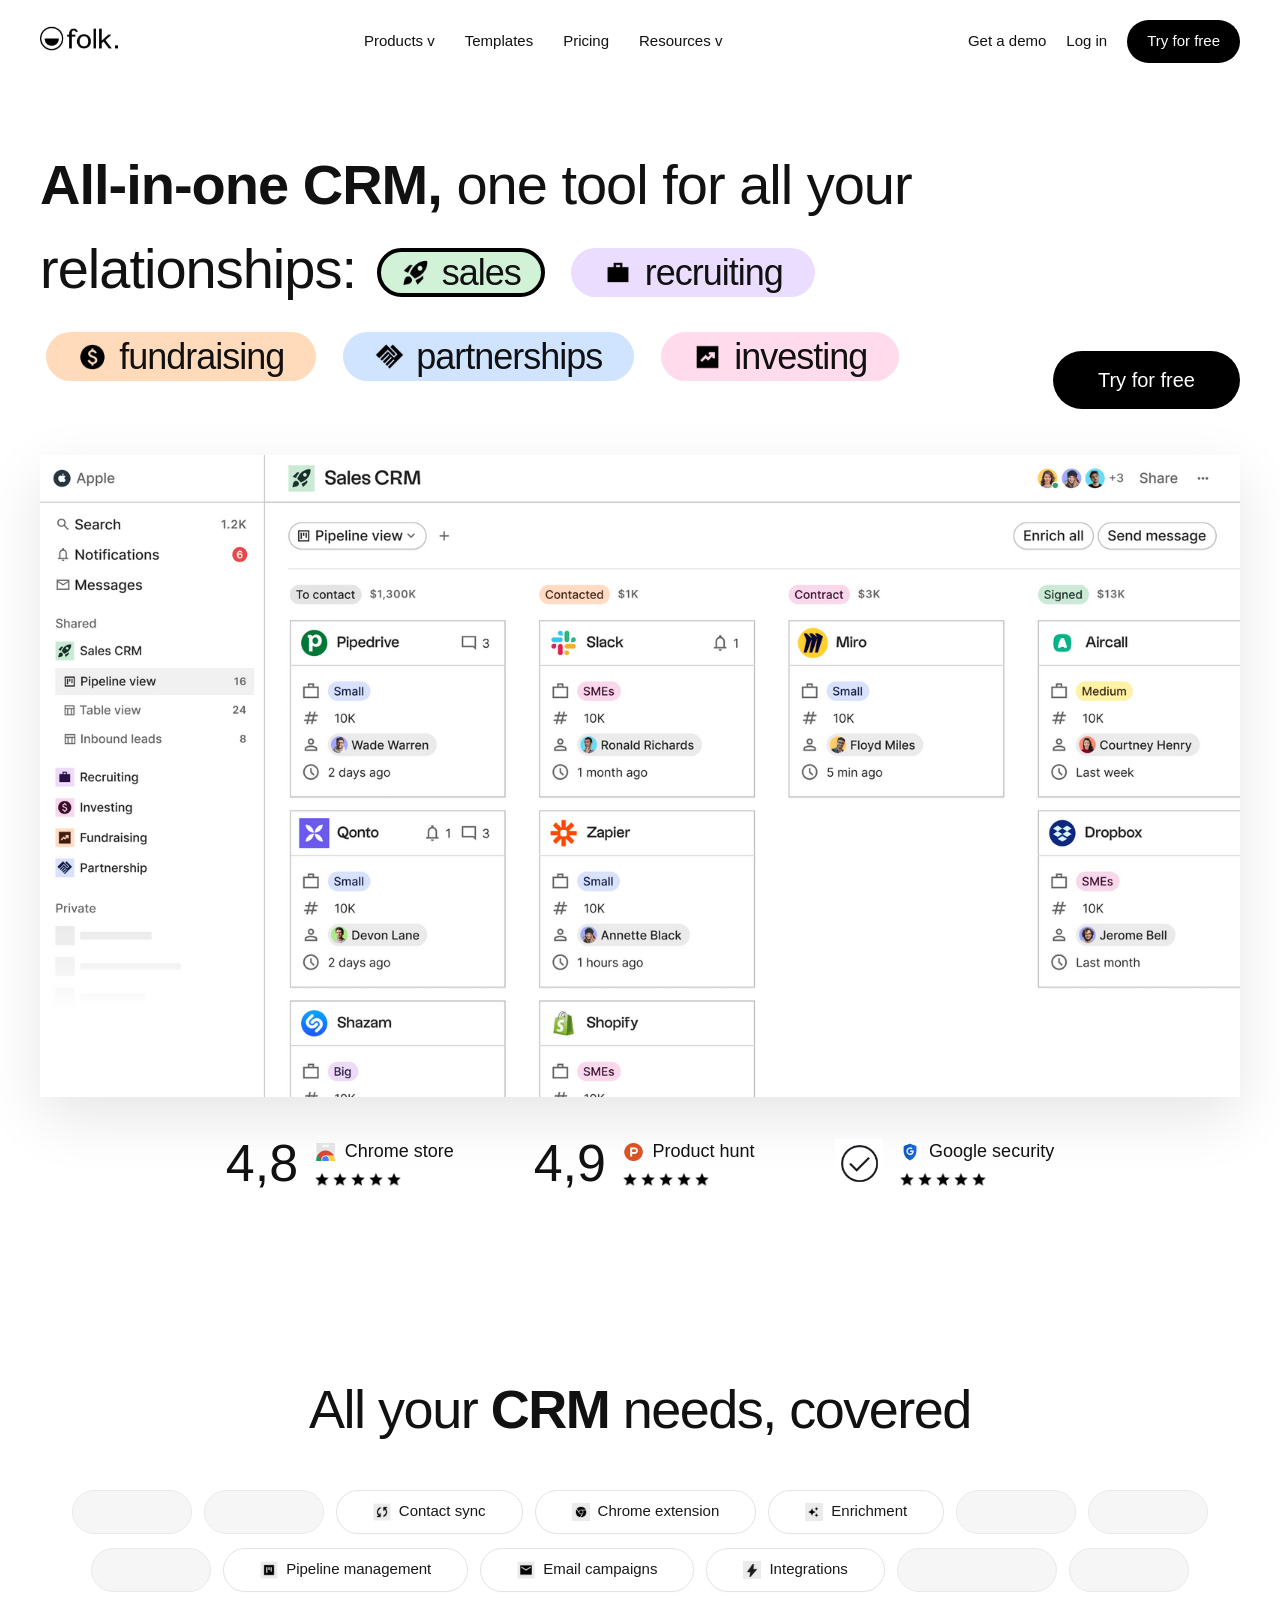
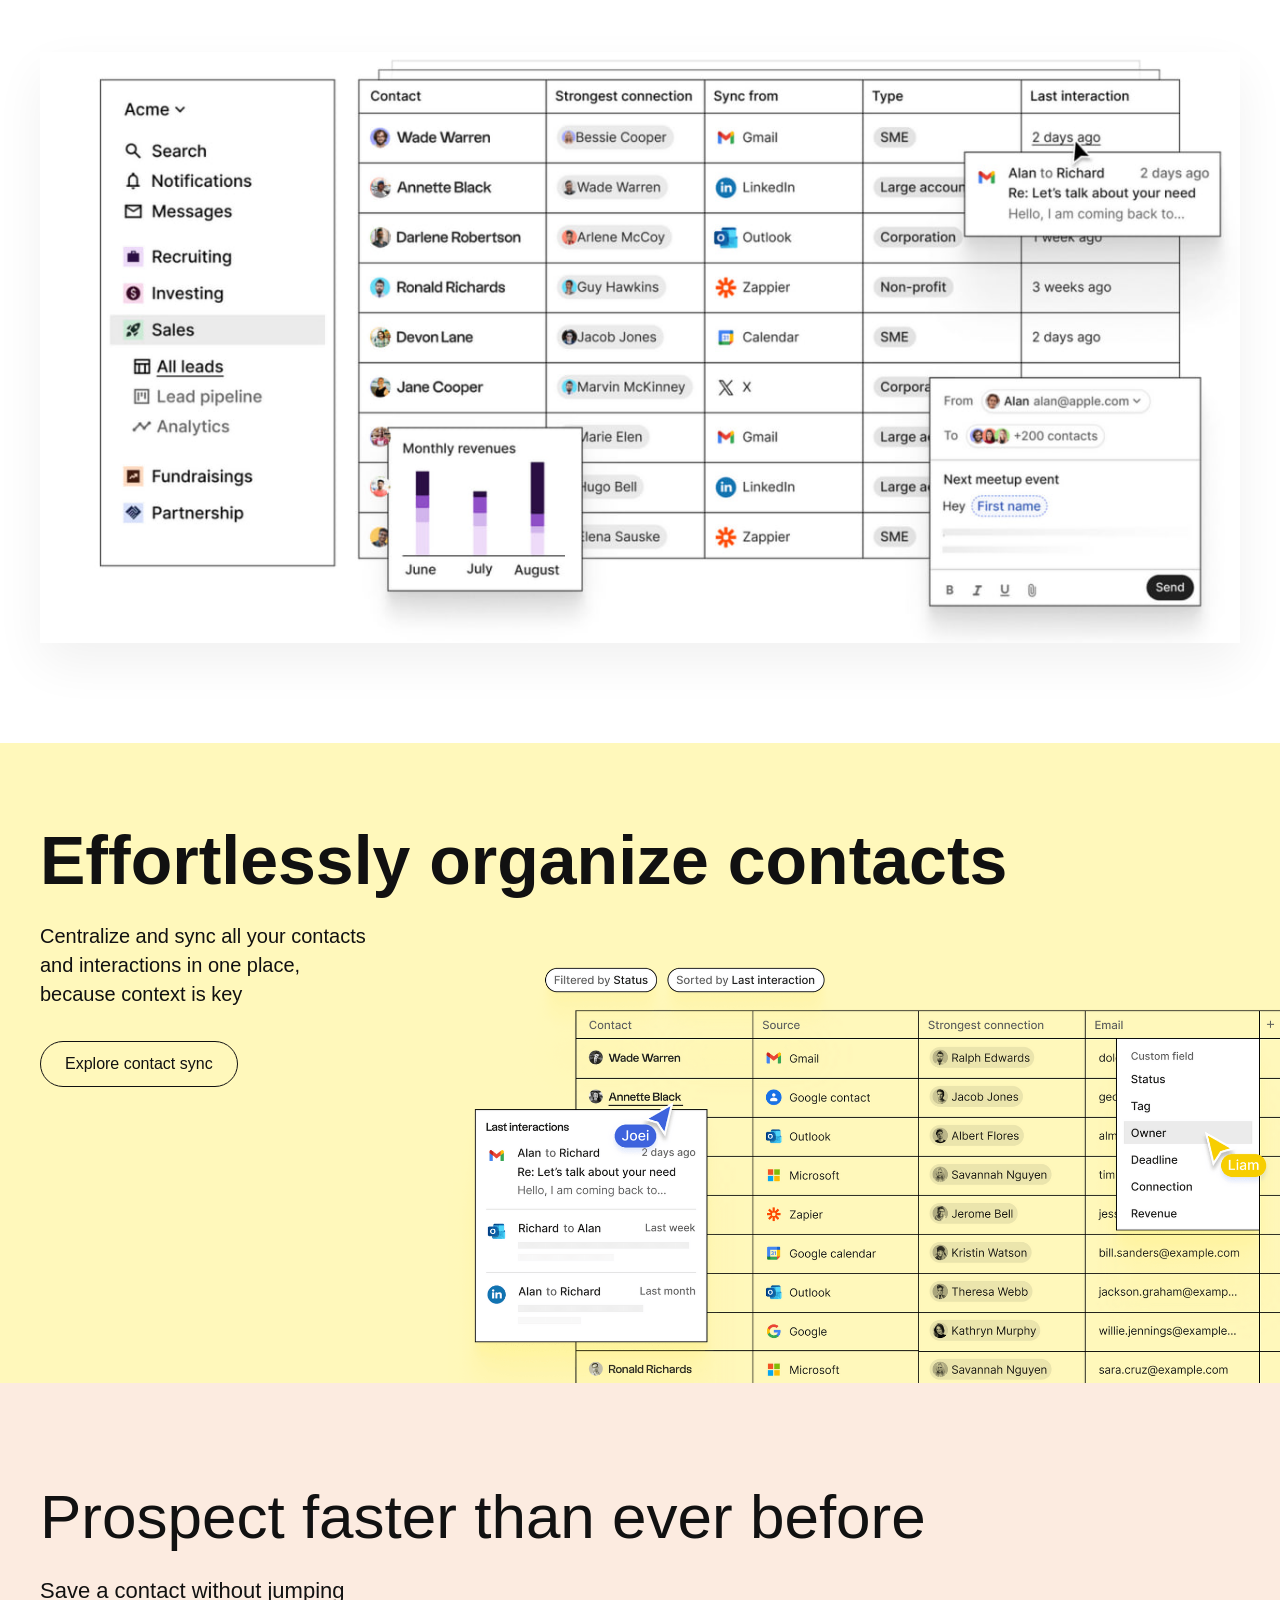
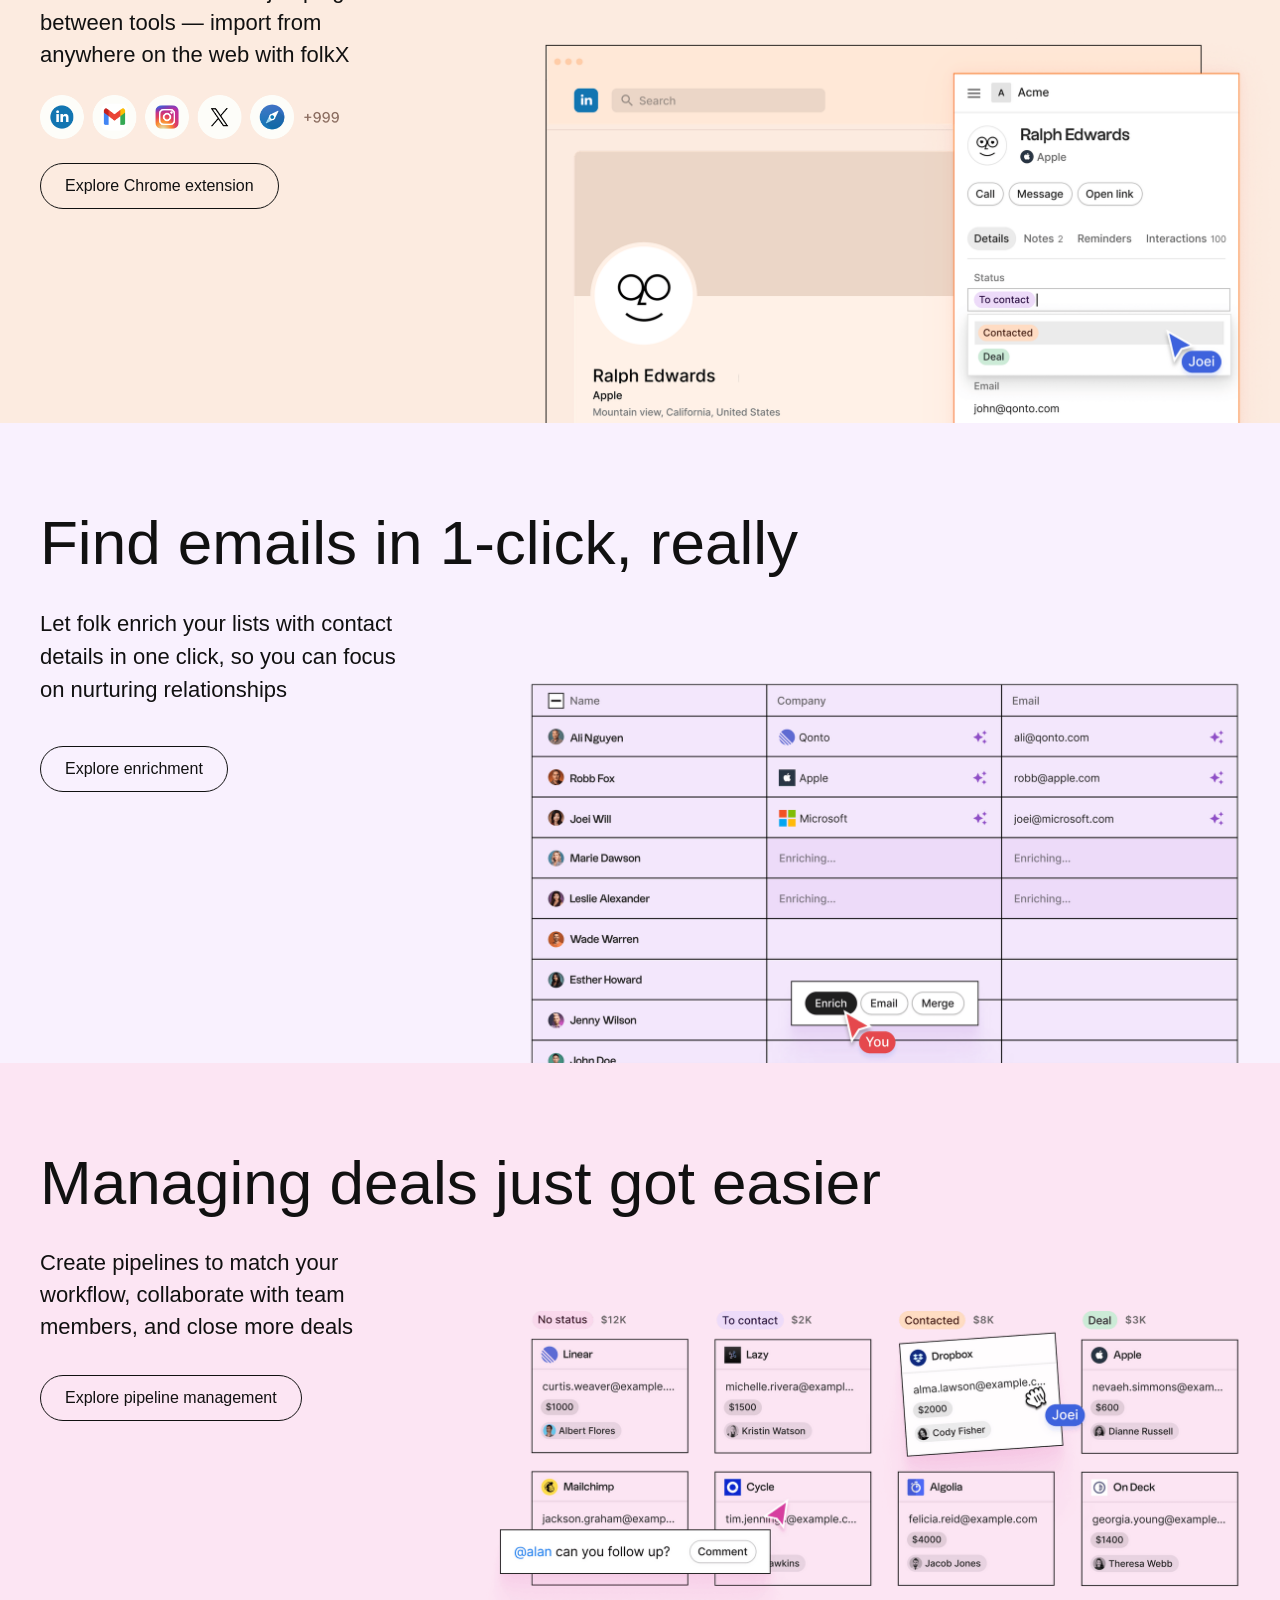
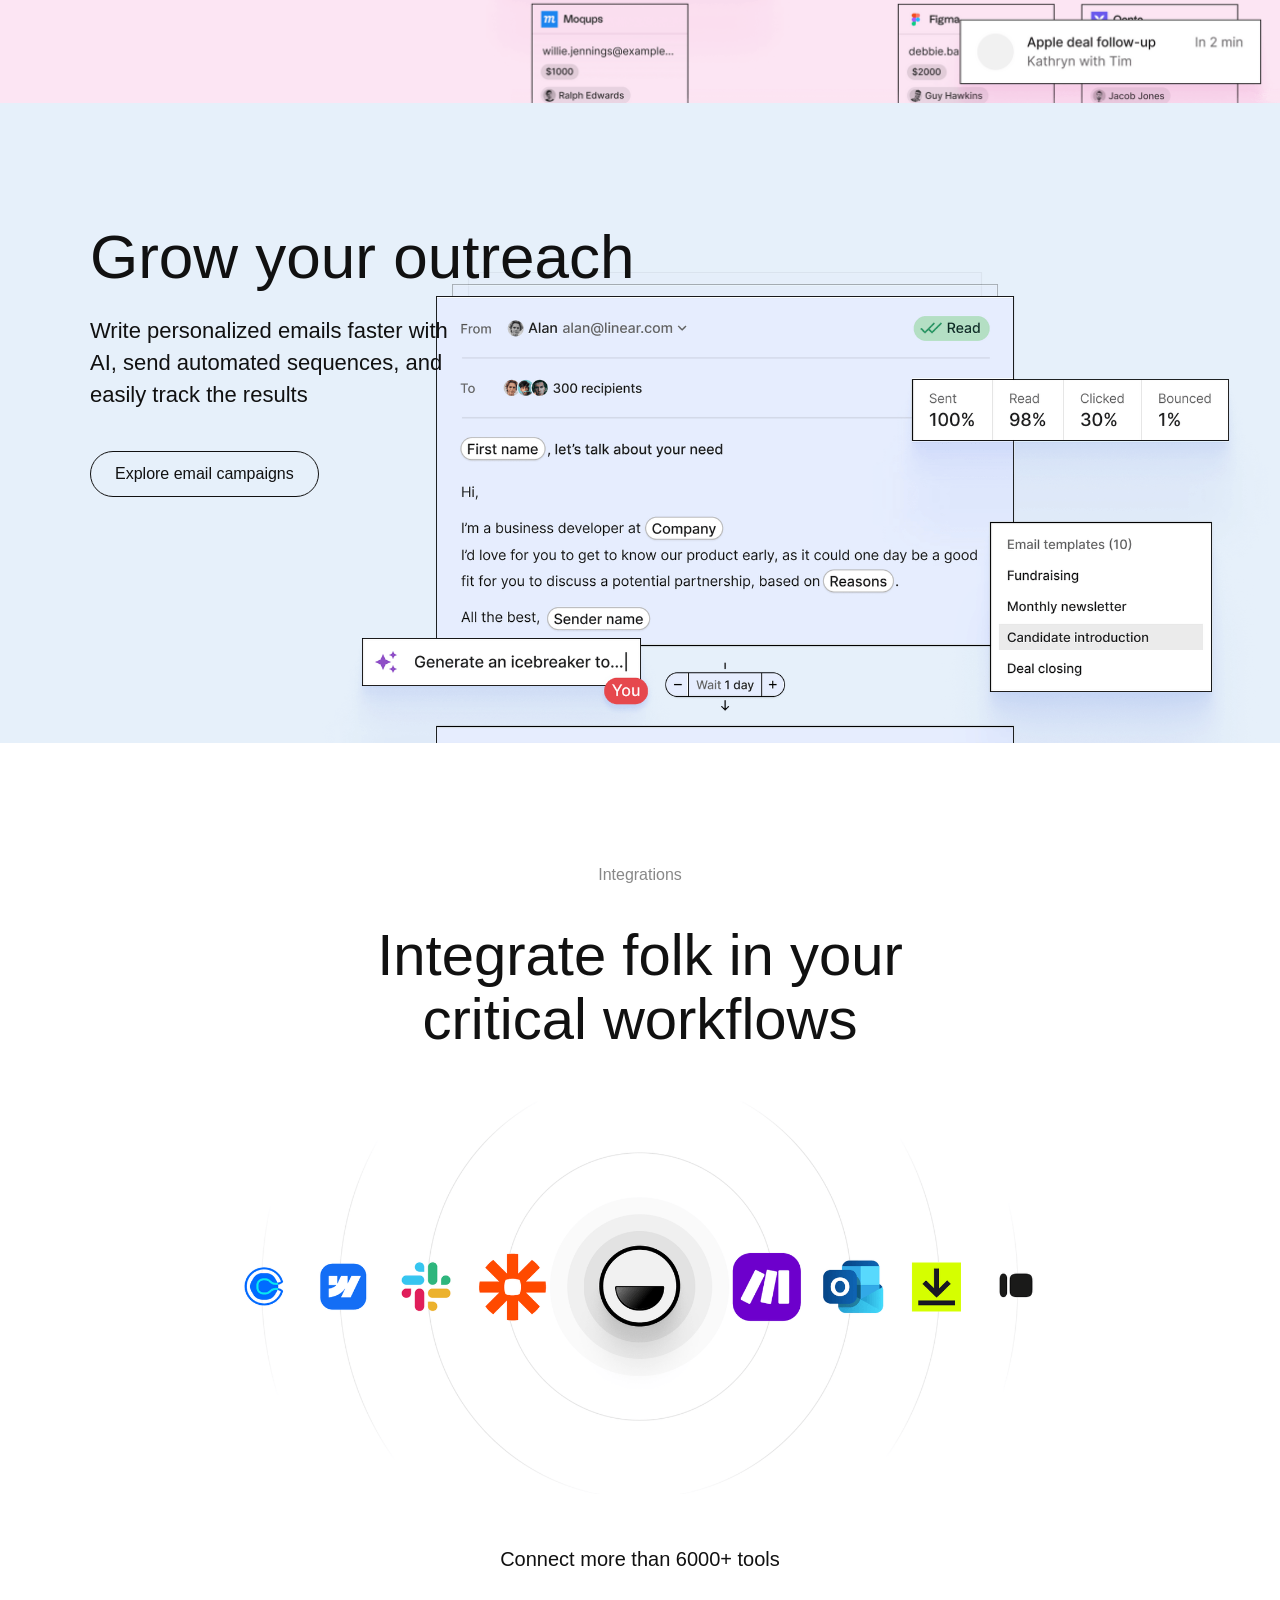
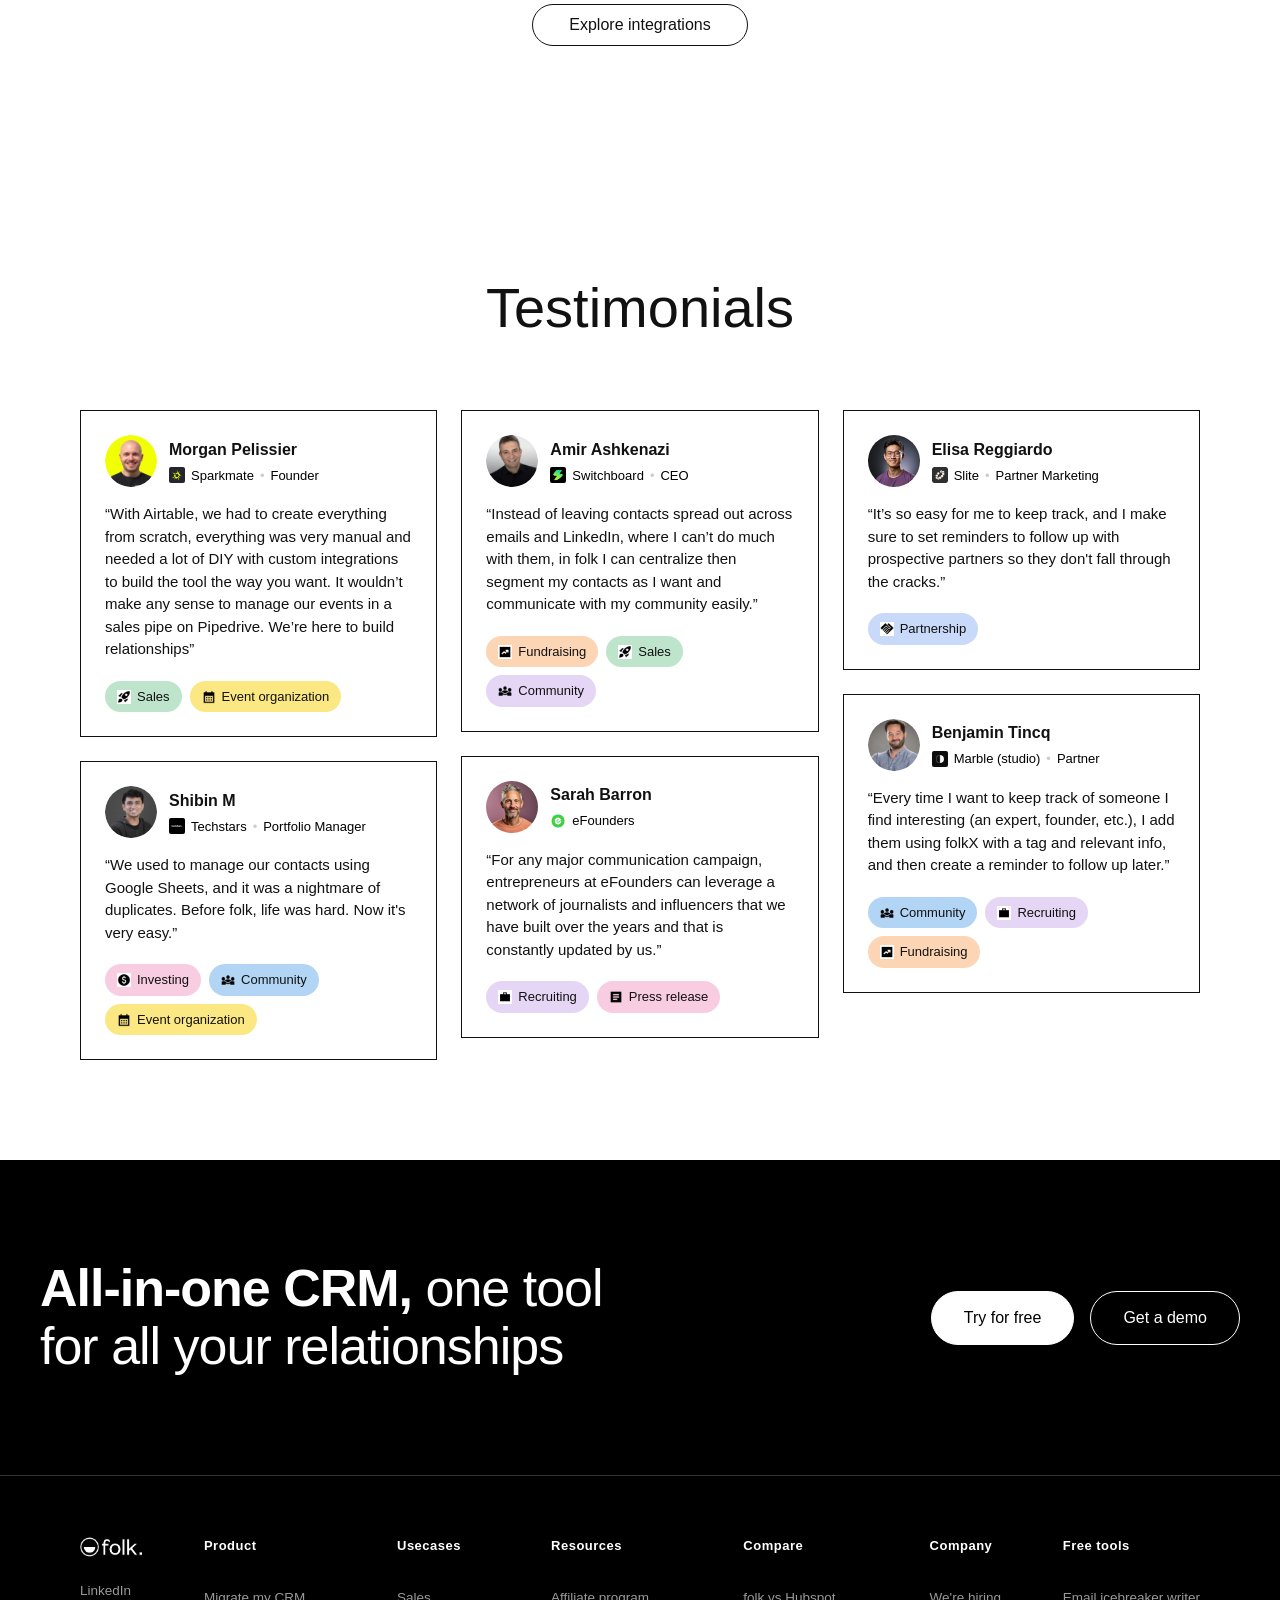
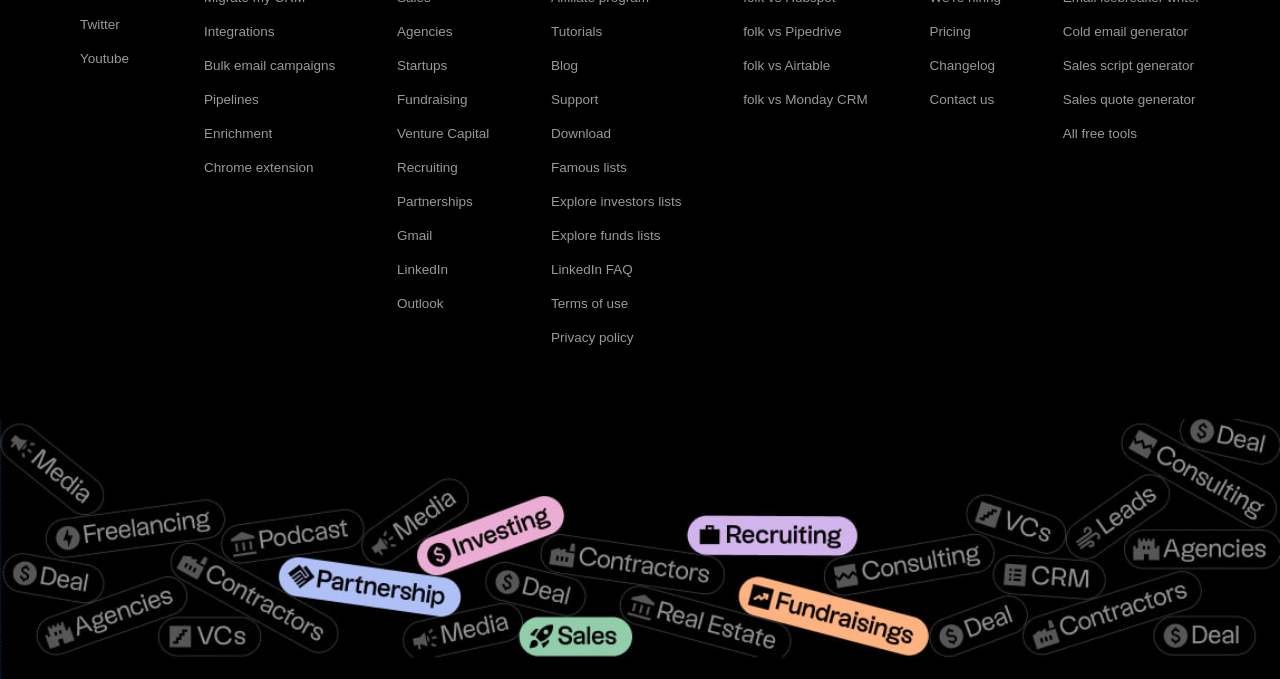
<file: folk/index.html>
<!DOCTYPE html>
<html lang="uk">
<head>
    <meta charset="UTF-8">
    <meta name="viewport" content="width=device-width, initial-scale=1.0">
    <title>Folk CRM - Clone</title>
    <link rel="stylesheet" href="assets/style.css">
</head>
<body>

    <header class="header">
        <a href="#" class="logo">
            <img src="assets/images/logo.png" alt="Folk Logo">
        </a>
        
        <nav class="nav-links">
            <a href="#">Products <span class="arrow">v</span></a>
            <a href="#">Templates</a>
            <a href="#">Pricing</a>
            <a href="#">Resources <span class="arrow">v</span></a>
        </nav>

        <div class="header-actions">
            <a href="#" class="btn-text">Get a demo</a>
            <a href="#" class="btn-text">Log in</a>
            <a href="#" class="btn-primary-header">Try for free</a>
        </div>
    </header>

    <section class="hero">
        <div class="hero-content">
            <h1 class="hero-title">
                <strong>All-in-one CRM,</strong> one tool for all your<br>
                relationships:
                <span class="pill pill-sales-border pill-sales">
                    <img src="assets/images/icon-rocket.png" class="pill-icon" alt=""> sales
                </span>
                <span class="pill pill-recruiting">
                    <img src="assets/images/icon-recruiting.png" class="pill-icon" alt=""> recruiting
                </span>
                <br>
                <span class="pill pill-fundraising">
                    <img src="assets/images/icon-fundraising.png" class="pill-icon" alt=""> fundraising
                </span>
                <span class="pill pill-partnerships">
                    <img src="assets/images/icon-partnerships.png" class="pill-icon" alt=""> partnerships
                </span>
                <span class="pill pill-investing">
                    <img src="assets/images/icon-investing.png" class="pill-icon" alt=""> investing
                </span>
            </h1>
            
            <div class="hero-button-wrapper">
                <a href="#" class="btn-primary-hero">Try for free</a>
            </div>
        </div>

        <div class="hero-image-wrapper">
            <img src="assets/images/hero.png" alt="Folk CRM Dashboard" class="hero-image">
        </div>
    </section>
    <section class="social-proof">
        
        <div class="proof-item">
            <div class="proof-score">4,8</div>
            <div class="proof-details">
                <div class="proof-source">
                    <img src="assets/images/chrome-logo.png" alt="Chrome" class="source-icon">
                    <span class="source-name">Chrome store</span>
                </div>
                <img src="assets/images/stars.png" alt="5 stars" class="stars-icon">
            </div>
        </div>

        <div class="proof-item">
            <div class="proof-score">4,9</div>
            <div class="proof-details">
                <div class="proof-source">
                    <img src="assets/images/ph.png" alt="Product hunt" class="source-icon">
                    <span class="source-name">Product hunt</span>
                </div>
                <img src="assets/images/stars.png" alt="5 stars" class="stars-icon">
            </div>
        </div>

        <div class="proof-item">
            <div class="proof-score">
                <img src="assets/images/check.png" alt="Check" class="large-check">
            </div>
            <div class="proof-details">
                <div class="proof-source">
                    <img src="assets/images/googlesec-logo.png" alt="Google security" class="source-icon">
                    <span class="source-name">Google security</span>
                </div>
                <img src="assets/images/stars.png" alt="5 stars" class="stars-icon">
            </div>
        </div>

    </section>
    <section class="crm-needs-section">
    <div class="crm-needs-container">
        
        <h2 class="crm-needs-title">
            All your <span class="crm-keyword-bold">CRM</span> needs, covered
        </h2>

        <div class="badges-matrix">
            
            <div class="badges-row">
                <span class="badge-skeleton size-sm"></span>
                <span class="badge-skeleton size-md"></span>
                
                <a href="#" class="badge-pill">
                    <img src="assets/images/contact-sync.png" class="badge-icon" alt=""> Contact sync
                </a>
                <a href="#" class="badge-pill">
                    <img src="assets/images/chrome.png" class="badge-icon" alt=""> Chrome extension
                </a>
                <a href="#" class="badge-pill">
                    <img src="assets/images/enrichment.png" class="badge-icon" alt=""> Enrichment
                </a>
                
                <span class="badge-skeleton size-md"></span>
                <span class="badge-skeleton size-sm"></span>
            </div>

            <div class="badges-row">
                <span class="badge-skeleton size-md"></span>
                
                <a href="#" class="badge-pill">
                    <img src="assets/images/pipeline.png" class="badge-icon" alt=""> Pipeline management
                </a>
                <a href="#" class="badge-pill">
                    <img src="assets/images/email.png" class="badge-icon" alt=""> Email campaigns
                </a>
                <a href="#" class="badge-pill">
                    <img src="assets/images/integrations.png" class="badge-icon" alt=""> Integrations
                </a>
                
                <span class="badge-skeleton size-lg"></span>
                <span class="badge-skeleton size-sm"></span>
            </div>
        </div>

        <div class="crm-preview-box">
            <img src="assets/images/needs-table.png" alt="CRM Main Dashboard" class="crm-preview-img">
        </div>

    </div>
    </section>
<section class="yellow-section">
    
    <div class="yellow-container">
        <div class="yellow-text-content">
            <h2 class="yellow-heading">Effortlessly organize contacts</h2>
            <p class="yellow-paragraph">
                Centralize and sync all your contacts<br>
                and interactions in one place,<br>
                because context is key
            </p>
            <a href="#" class="yellow-button">Explore contact sync</a>
        </div>
    </div>

    <div class="yellow-image-wrapper">
        <img src="assets/images/yellow-table.png" alt="Contacts UI" class="yellow-image">
    </div>
</section>
<section class="pink-section">
    
    <div class="pink-container">
        <div class="pink-text-content">
            <h2 class="pink-heading">Prospect faster than ever before</h2>
            
            <p class="pink-paragraph">
                Save a contact without jumping<br>
                between tools — import from<br>
                anywhere on the web with folkX
            </p>

            <div class="pink-logotypes-wrap">
                <img src="assets/images/pink-logo.png" alt="Supported platforms" class="pink-logotypes-img">
            </div>

            <a href="#" class="pink-button">Explore Chrome extension</a>
        </div>
    </div>

    <div class="pink-image-wrapper">
        <img src="assets/images/pink-table.png" alt="Prospecting UI" class="pink-image">
    </div>

</section>
<section class="purple-section">
    
    <div class="purple-container">
        <div class="purple-text-content">
            <h2 class="purple-heading">Find emails in 1-click, really</h2>
            
            <p class="purple-paragraph">
                Let folk enrich your lists with contact<br>
                details in one click, so you can focus<br>
                on nurturing relationships
            </p>

            <a href="#" class="purple-button">Explore enrichment</a>
        </div>
    </div>

    <div class="purple-image-wrapper">
        <img src="assets/images/purple-table.png" alt="Email enrichment table" class="purple-image">
    </div>

</section>
<section class="magenta-section">
    
    <div class="magenta-container">
        <div class="magenta-text-content">
            <h2 class="magenta-heading">Managing deals just got easier</h2>
            
            <p class="magenta-paragraph">
                Create pipelines to match your<br>
                workflow, collaborate with team<br>
                members, and close more deals
            </p>

            <a href="#" class="magenta-button">Explore pipeline management</a>
        </div>
    </div>

    <div class="magenta-image-wrapper">
        <img src="assets/images/magenta-table.png" alt="Pipeline management board" class="magenta-image">
    </div>

</section>
<section class="sky-blue-section">
    
    <div class="sky-blue-container">
        <div class="sky-blue-text-content">
            <h2 class="sky-blue-heading">Grow your outreach</h2>
            
            <p class="sky-blue-paragraph">
                Write personalized emails faster with<br>
                AI, send automated sequences, and<br>
                easily track the results
            </p>

            <a href="#" class="sky-blue-button">Explore email campaigns</a>
        </div>
    </div>

    <div class="sky-blue-image-wrapper">
        <img src="assets/images/sky-blue-table.png" alt="Email outreach interface" class="sky-blue-image">
    </div>

</section>
<section class="workflows-section">
    <div class="workflows-container">
        
        <span class="workflows-label">Integrations</span>
        
        <h2 class="workflows-heading">Integrate folk in your<br>critical workflows</h2>
        
        <div class="workflows-image-wrapper">
            <img src="assets/images/integrations-logo.png" alt="Integrations circular logos" class="workflows-image">
        </div>

        <p class="workflows-subtext">Connect more than 6000+ tools</p>
        
        <a href="#" class="workflows-button">Explore integrations</a>

    </div>
</section>
<section class="testimonials-section">
    <div class="testimonials-container">
        
        <h2 class="testimonials-title">Testimonials</h2>

        <div class="testimonials-grid">
            
            <div class="testimonials-col">
                
                <div class="testimonial-card">
                    <div class="testimonial-header">
                        <img src="assets/images/morgan.png" alt="Morgan Pelissier" class="testimonial-avatar">
                        <div class="testimonial-author-info">
                            <h3 class="testimonial-name">Morgan Pelissier</h3>
                            <div class="testimonial-company-wrap">
                                <img src="assets/images/sparkmate.png" alt="Sparkmate" class="testimonial-company-logo">
                                <span class="testimonial-company-name">Sparkmate</span>
                                <span class="testimonial-dot">•</span>
                                <span class="testimonial-role">Founder</span>
                            </div>
                        </div>
                    </div>
                    <p class="testimonial-quote">
                        “With Airtable, we had to create everything from scratch, everything was very manual and needed a lot of DIY with custom integrations to build the tool the way you want. It wouldn’t make any sense to manage our events in a sales pipe on Pipedrive. We’re here to build relationships”
                    </p>
                    <div class="testimonial-tags">
                        <span class="tag tag-green">
                            <img src="assets/images/icon-rocket.png" alt="Sales" class="tag-icon">
                            Sales
                        </span>
                        <span class="tag tag-yellow">
                            <img src="assets/images/event-organisation.png" alt="Event" class="tag-icon">
                            Event organization
                        </span>
                    </div>
                </div>

                <div class="testimonial-card">
                    <div class="testimonial-header">
                        <img src="assets/images/shibin.png" alt="Shibin M" class="testimonial-avatar">
                        <div class="testimonial-author-info">
                            <h3 class="testimonial-name">Shibin M</h3>
                            <div class="testimonial-company-wrap">
                                <img src="assets/images/techstars.png" alt="Techstars" class="testimonial-company-logo">
                                <span class="testimonial-company-name">Techstars</span>
                                <span class="testimonial-dot">•</span>
                                <span class="testimonial-role">Portfolio Manager</span>
                            </div>
                        </div>
                    </div>
                    <p class="testimonial-quote">
                        “We used to manage our contacts using Google Sheets, and it was a nightmare of duplicates. Before folk, life was hard. Now it's very easy.”
                    </p>
                    <div class="testimonial-tags">
                        <span class="tag tag-pink">
                            <img src="assets/images/icon-fundraising.png" alt="Investing" class="tag-icon">
                            Investing
                        </span>
                        <span class="tag tag-light-blue">
                            <img src="assets/images/community.png" alt="Community" class="tag-icon">
                            Community
                        </span>
                        <span class="tag tag-yellow">
                            <img src="assets/images/event-organisation.png" alt="Event organization" class="tag-icon">
                            Event organization
                        </span>
                    </div>
                </div>

            </div>

            <div class="testimonials-col">
                
                <div class="testimonial-card">
                    <div class="testimonial-header">
                        <img src="assets/images/amir.png" alt="Amir Ashkenazi" class="testimonial-avatar">
                        <div class="testimonial-author-info">
                            <h3 class="testimonial-name">Amir Ashkenazi</h3>
                            <div class="testimonial-company-wrap">
                                <img src="assets/images/switchboard.png" alt="Switchboard" class="testimonial-company-logo">
                                <span class="testimonial-company-name">Switchboard</span>
                                <span class="testimonial-dot">•</span>
                                <span class="testimonial-role">CEO</span>
                            </div>
                        </div>
                    </div>
                    <p class="testimonial-quote">
                        “Instead of leaving contacts spread out across emails and LinkedIn, where I can’t do much with them, in folk I can centralize then segment my contacts as I want and communicate with my community easily.”
                    </p>
                    <div class="testimonial-tags">
                        <span class="tag tag-orange">
                            <img src="assets/images/icon-investing.png" alt="Fundraising" class="tag-icon">
                            Fundraising
                        </span>
                        <span class="tag tag-green">
                            <img src="assets/images/icon-rocket.png" alt="Sales" class="tag-icon">
                            Sales
                        </span>
                        <span class="tag tag-purple">
                            <img src="assets/images/community.png" alt="Community" class="tag-icon">
                            Community
                        </span>
                    </div>
                </div>

                <div class="testimonial-card">
                    <div class="testimonial-header">
                        <img src="assets/images/Sarah.png" alt="Sarah Barron" class="testimonial-avatar">
                        <div class="testimonial-author-info">
                            <h3 class="testimonial-name">Sarah Barron</h3>
                            <div class="testimonial-company-wrap">
                                <img src="assets/images/eFounders.png" alt="eFounders" class="testimonial-company-logo">
                                <span class="testimonial-company-name">eFounders</span>
                            </div>
                        </div>
                    </div>
                    <p class="testimonial-quote">
                        “For any major communication campaign, entrepreneurs at eFounders can leverage a network of journalists and influencers that we have built over the years and that is constantly updated by us.”
                    </p>
                    <div class="testimonial-tags">
                        <span class="tag tag-purple">
                            <img src="assets/images/icon-recruiting.png" alt="Recruiting" class="tag-icon">
                            Recruiting
                        </span>
                        <span class="tag tag-pink">
                            <img src="assets/images/press-release.png" alt="Press release" class="tag-icon">
                            Press release
                        </span>
                    </div>
                </div>

            </div>

            <div class="testimonials-col">
                
                <div class="testimonial-card">
                    <div class="testimonial-header">
                        <img src="assets/images/elisa.png" alt="Elisa Reggiardo" class="testimonial-avatar">
                        <div class="testimonial-author-info">
                            <h3 class="testimonial-name">Elisa Reggiardo</h3>
                            <div class="testimonial-company-wrap">
                                <img src="assets/images/slite.png" alt="Slite" class="testimonial-company-logo">
                                <span class="testimonial-company-name">Slite</span>
                                <span class="testimonial-dot">•</span>
                                <span class="testimonial-role">Partner Marketing</span>
                            </div>
                        </div>
                    </div>
                    <p class="testimonial-quote">
                        “It’s so easy for me to keep track, and I make sure to set reminders to follow up with prospective partners so they don't fall through the cracks.”
                    </p>
                    <div class="testimonial-tags">
                        <span class="tag tag-blue">
                            <img src="assets/images/icon-partnerships.png" alt="Partnership" class="tag-icon">
                            Partnership
                        </span>
                    </div>
                </div>

                <div class="testimonial-card">
                    <div class="testimonial-header">
                        <img src="assets/images/benjamin.png" alt="Benjamin Tincq" class="testimonial-avatar">
                        <div class="testimonial-author-info">
                            <h3 class="testimonial-name">Benjamin Tincq</h3>
                            <div class="testimonial-company-wrap">
                                <img src="assets/images/marble.png" alt="Marble (studio)" class="testimonial-company-logo">
                                <span class="testimonial-company-name">Marble (studio)</span>
                                <span class="testimonial-dot">•</span>
                                <span class="testimonial-role">Partner</span>
                            </div>
                        </div>
                    </div>
                    <p class="testimonial-quote">
                        “Every time I want to keep track of someone I find interesting (an expert, founder, etc.), I add them using folkX with a tag and relevant info, and then create a reminder to follow up later.”
                    </p>
                    <div class="testimonial-tags">
                        <span class="tag tag-light-blue">
                            <img src="assets/images/community.png" alt="Community" class="tag-icon">
                            Community
                        </span>
                        <span class="tag tag-purple">
                            <img src="assets/images/icon-recruiting.png" alt="Recruiting" class="tag-icon">
                            Recruiting
                        </span>
                        <span class="tag tag-orange">
                            <img src="assets/images/icon-investing.png" alt="Fundraising" class="tag-icon">
                            Fundraising
                        </span>
                    </div>
                </div>

            </div>

        </div> 
    </div>
</section>
<footer class="site-footer">
    
    <div class="higher-footer">
        <div class="footer-container">
            
            <div class="higher-footer-text">
                <h2><strong>All-in-one CRM,</strong> one tool<br>for all your relationships</h2>
            </div>

            <div class="higher-footer-buttons">
                <a href="#" class="btn-primary">Try for free</a>
                <a href="#" class="btn-secondary">Get a demo</a>
            </div>

        </div>
    </div>

   <div class="lower-footer">
        <div class="footer-container">
            <div class="footer-grid">
                
                <div class="footer-col col-brand">
                    <a href="#" class="footer-logo">
                        <img src="assets/images/logo-footer.png" alt="folk logo" class="footer-logo-img">
                    </a>
                    <ul class="footer-social-links">
                        <li><a href="#">LinkedIn</a></li>
                        <li><a href="#">Twitter</a></li>
                        <li><a href="#">Youtube</a></li>
                    </ul>
                </div>

                <div class="footer-col">
                    <h3>Product</h3>
                    <ul>
                        <li><a href="#">Migrate my CRM</a></li>
                        <li><a href="#">Integrations</a></li>
                        <li><a href="#">Bulk email campaigns</a></li>
                        <li><a href="#">Pipelines</a></li>
                        <li><a href="#">Enrichment</a></li>
                        <li><a href="#">Chrome extension</a></li>
                    </ul>
                </div>

                <div class="footer-col">
                    <h3>Usecases</h3>
                    <ul>
                        <li><a href="#">Sales</a></li>
                        <li><a href="#">Agencies</a></li>
                        <li><a href="#">Startups</a></li>
                        <li><a href="#">Fundraising</a></li>
                        <li><a href="#">Venture Capital</a></li>
                        <li><a href="#">Recruiting</a></li>
                        <li><a href="#">Partnerships</a></li>
                        <li><a href="#">Gmail</a></li>
                        <li><a href="#">LinkedIn</a></li>
                        <li><a href="#">Outlook</a></li>
                    </ul>
                </div>

                <div class="footer-col">
                    <h3>Resources</h3>
                    <ul>
                        <li><a href="#">Affiliate program</a></li>
                        <li><a href="#">Tutorials</a></li>
                        <li><a href="#">Blog</a></li>
                        <li><a href="#">Support</a></li>
                        <li><a href="#">Download</a></li>
                        <li><a href="#">Famous lists</a></li>
                        <li><a href="#">Explore investors lists</a></li>
                        <li><a href="#">Explore funds lists</a></li>
                        <li><a href="#">LinkedIn FAQ</a></li>
                        <li><a href="#">Terms of use</a></li>
                        <li><a href="#">Privacy policy</a></li>
                    </ul>
                </div>

                <div class="footer-col">
                    <h3>Compare</h3>
                    <ul>
                        <li><a href="#">folk vs Hubspot</a></li>
                        <li><a href="#">folk vs Pipedrive</a></li>
                        <li><a href="#">folk vs Airtable</a></li>
                        <li><a href="#">folk vs Monday CRM</a></li>
                    </ul>
                </div>

                <div class="footer-col">
                    <h3>Company</h3>
                    <ul>
                        <li><a href="#">We're hiring</a></li>
                        <li><a href="#">Pricing</a></li>
                        <li><a href="#">Changelog</a></li>
                        <li><a href="#">Contact us</a></li>
                    </ul>
                </div>

                <div class="footer-col">
                    <h3>Free tools</h3>
                    <ul>
                        <li><a href="#">Email icebreaker writer</a></li>
                        <li><a href="#">Cold email generator</a></li>
                        <li><a href="#">Sales script generator</a></li>
                        <li><a href="#">Sales quote generator</a></li>
                        <li><a href="#">All free tools</a></li>
                    </ul>
                </div>

            </div> <div class="footer-vector-wrapper">
                <img src="assets/images/footer.png" alt="folk tags cloud" class="footer-vector-img">
            </div>

        </div> </div> 
    </footer>
</body>
</html>
</file>
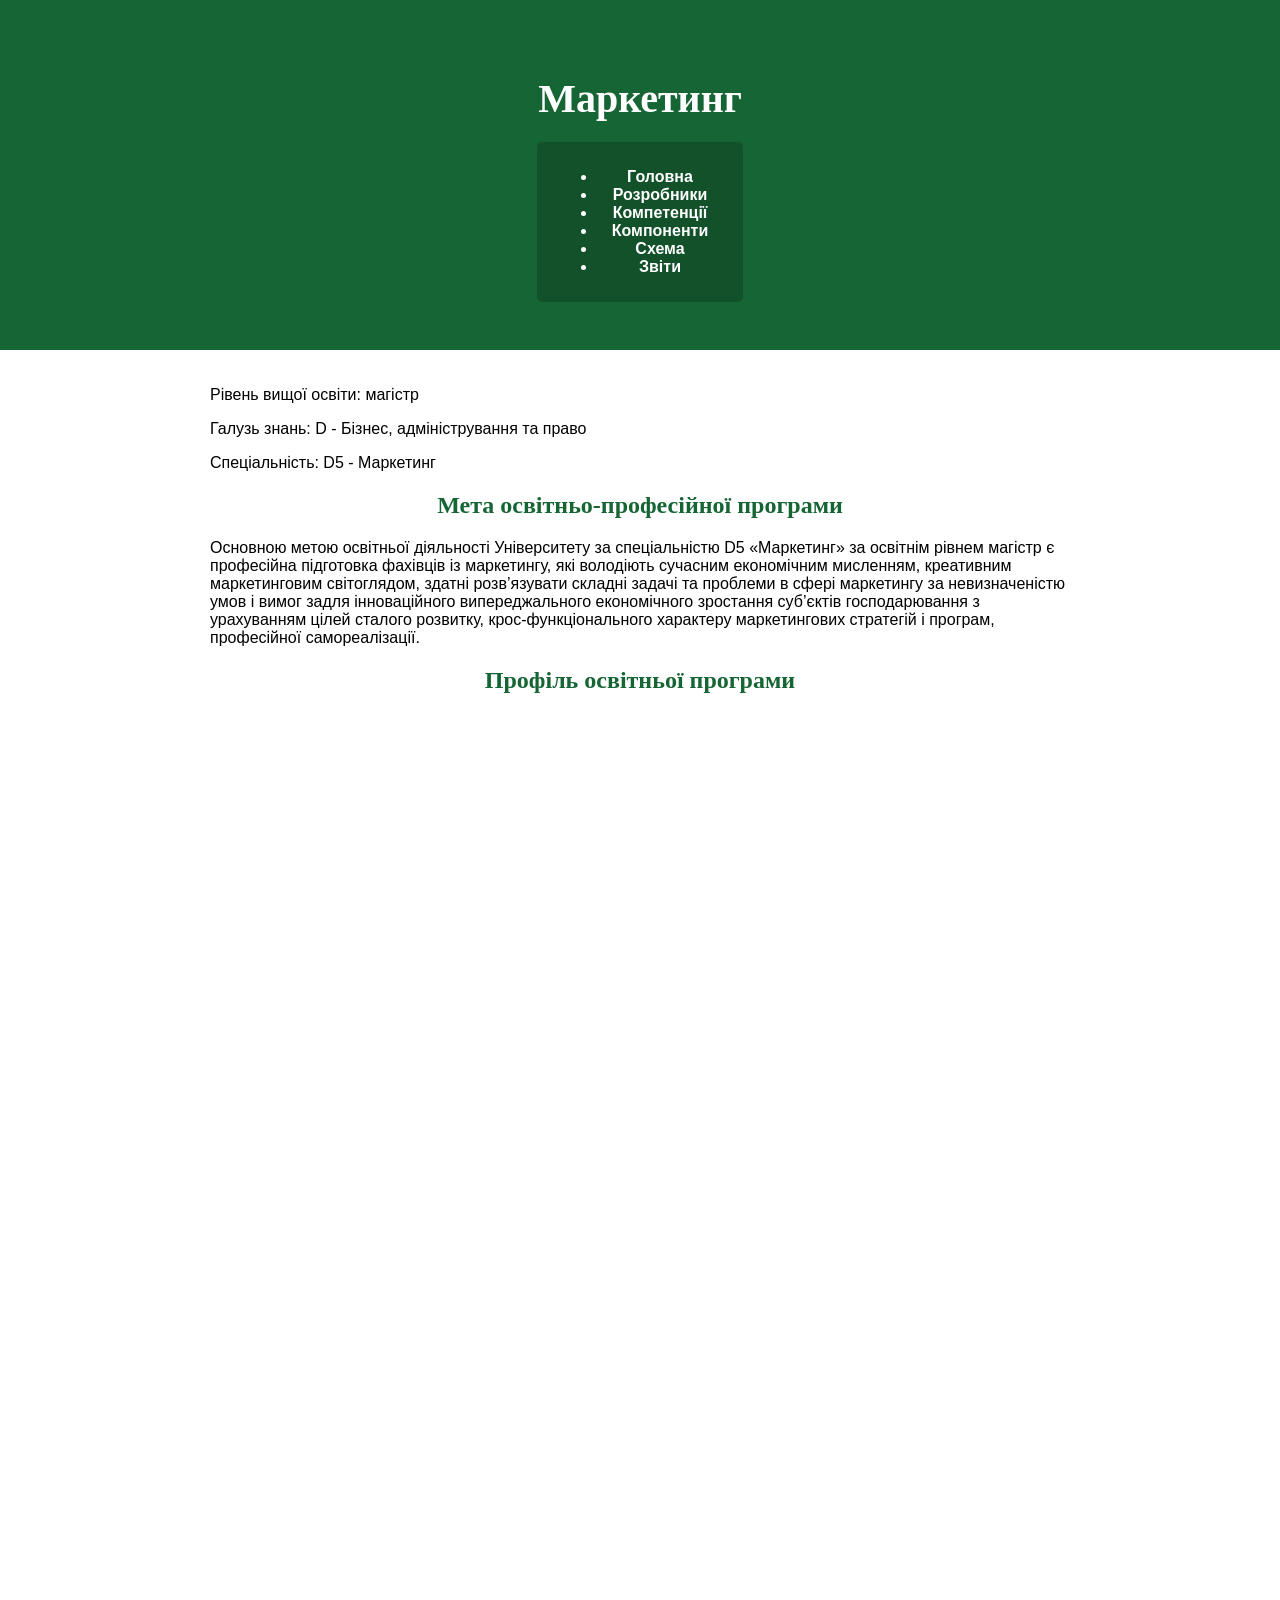
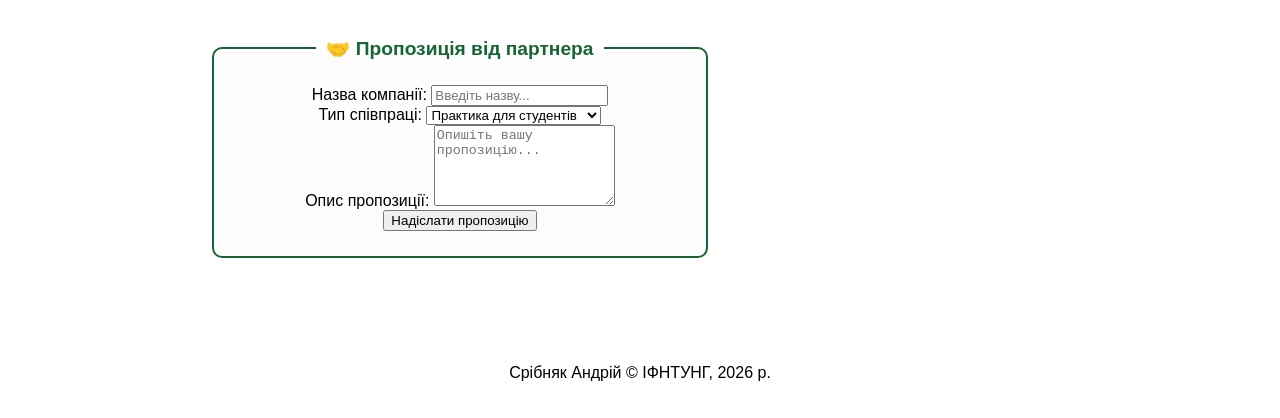
<file: lab 5/index.html>
<!DOCTYPE html>
<html>
    <head>
        <meta charset="UTF-8">
        <title>Лабораторна робота 4</title>
       <link rel="stylesheet" href="assets/style.css">
    </head>
    <body>
        <header>
            <h1>Маркетинг</h1>
            <nav>
                <ul class="navigation">
                    <li><a href="./index.html">Головна</a></li>
                    <li><a href="./group.html">Розробники</a></li>
                    <li><a href="./competencies.html">Компетенції</a></li>
                    <li><a href="./components.html">Компоненти</a></li>
                    <li><a href="./graph.html">Схема</a></li>
                    <li><a href="./reports.html">Звіти</a></li>
                </ul>
            </nav>
        </header>
        <main class="container">
            <p class="subtitle">Рівень вищої освіти: магістр</p>
            <p class="subtitle">Галузь знань: D - Бізнес, адміністрування та право</p>
            <p class="subtitle">Спеціальність: D5 - Маркетинг</p>
             <h2 id="goal">Мета освітньо-професійної програми</h2>
              <p>Основною метою освітньої діяльності Університету за спеціальністю D5 «Маркетинг» за освітнім рівнем магістр є професійна підготовка фахівців із маркетингу, які володіють сучасним економічним мисленням, креативним маркетинговим світоглядом, здатні розв’язувати складні задачі та проблеми в сфері маркетингу за невизначеністю умов і вимог задля інноваційного випереджального економічного зростання суб’єктів господарювання з урахуванням цілей сталого розвитку, крос-функціонального характеру маркетингових стратегій і програм, професійної самореалізації.</p>
        <h2>Профіль освітньої програми</h2>
            <div class="frame-container">
                <iframe class="frame"
                    src="https://drive.google.com/file/d/1m1KSeoe1zW9aOCAkk9dsgTPOqlm0uT_L/view" 
                    description="Профіль освітньої програми">
                </iframe>
                 </div>
            <div class="frame-container">
              <iframe width="560" height="315" src="https://www.youtube.com/embed/bVwK8GilNeQ?si=dCgveLHqSQuTV3JX" title="YouTube video player" frameborder="0" allow="accelerometer; autoplay; clipboard-write; encrypted-media; gyroscope; picture-in-picture; web-share" referrerpolicy="strict-origin-when-cross-origin" allowfullscreen></iframe>
              <div>
        
        <section class="feedback-section">
    <form action="#" method="post" class="partner-form">
        <fieldset>
            <legend>🤝 Пропозиція від партнера </legend>

            <div class="input-group">
                <label for="company_name">Назва компанії:</label>
                <input type="text" id="company_name" name="company_name" placeholder="Введіть назву..." required>
            </div>

            <div class="input-group">
                <label for="collab_type">Тип співпраці:</label>
                <select id="collab_type" name="collab_type">
                    <option value="practice">Практика для студентів</option>
                    <option value="dual">Дуальна освіта</option>
                    <option value="vacancy">Вакансії для випускників</option>
                </select>
            </div>

            <div class="input-group">
                <label for="offer_text">Опис пропозиції:</label>
                <textarea id="offer_text" name="offer_text" rows="5" placeholder="Опишіть вашу пропозицію..."></textarea>
            </div>

            <button type="submit" class="send-btn">Надіслати пропозицію</button>
        </fieldset>
    </form>
</section>
        </main>
        <footer>
            <p>Срібняк Андрій © ІФНТУНГ, 2026 р.</p>
        </footer>
    </body>
</html>
</file>
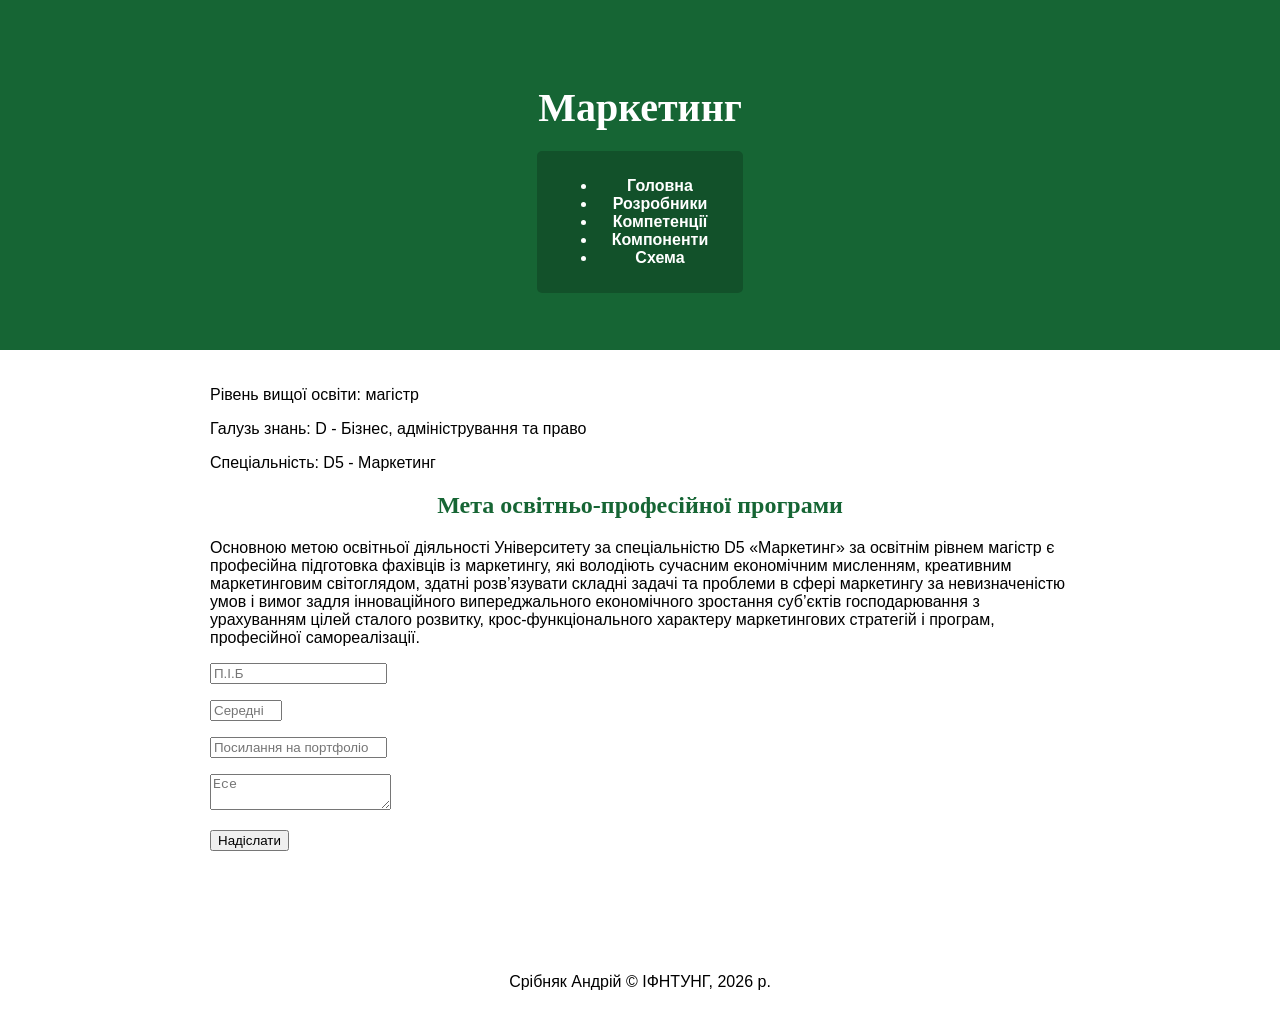
<file: lab4/index.html>
<!DOCTYPE html>
<html>
    <head>
        <meta charset="UTF-8">
        <title>Лабораторна робота 4</title>
       <link rel="stylesheet" href="assets/style.css">
    </head>
    <body>
        <header>
            <h1>Маркетинг</h1>
            <nav>
                <ul class="navigation">
                    <li><a href="./index.html">Головна</a></li>
                    <li><a href="./group.html">Розробники</a></li>
                    <li><a href="./competencies.html">Компетенції</a></li>
                    <li><a href="./components.html">Компоненти</a></li>
                    <li><a href="./graph.html">Схема</a></li>
                </ul>
            </nav>
        </header>
        <main class="container">
            <p class="subtitle">Рівень вищої освіти: магістр</p>
            <p class="subtitle">Галузь знань: D - Бізнес, адміністрування та право</p>
            <p class="subtitle">Спеціальність: D5 - Маркетинг</p>
            
            <h2 id="goal">Мета освітньо-професійної програми</h2>
            <p>Основною метою освітньої діяльності Університету за спеціальністю D5 «Маркетинг» за освітнім рівнем магістр є професійна підготовка фахівців із маркетингу, які володіють сучасним економічним мисленням, креативним маркетинговим світоглядом, здатні розв’язувати складні задачі та проблеми в сфері маркетингу за невизначеністю умов і вимог задля інноваційного випереджального економічного зростання суб’єктів господарювання з урахуванням цілей сталого розвитку, крос-функціонального характеру маркетингових стратегій і програм, професійної самореалізації.</h2>
            <div class="form-container">
                <form id="feedbackForm" method="POST">
                    <p><input type="text" name="fullname" required placeholder="П.І.Б"/></p>
                    <p><input type="number" min="100" max="200" step="0.1" name="avg_points" required placeholder="Середній бал"/></p>
                    <p><input type="url" name="portfolio" required placeholder="Посилання на портфоліо"/></p>
                    <p><textarea required placeholder="Есе" name="essay"></textarea></p>
                    <p><button type="submit">Надіслати</button></p>
                </form>
            </div>
            
        </main>
        <footer>
            <p>Срібняк Андрій © ІФНТУНГ, 2026 р.</p>
        </footer>
    </body>
</html>
</file>
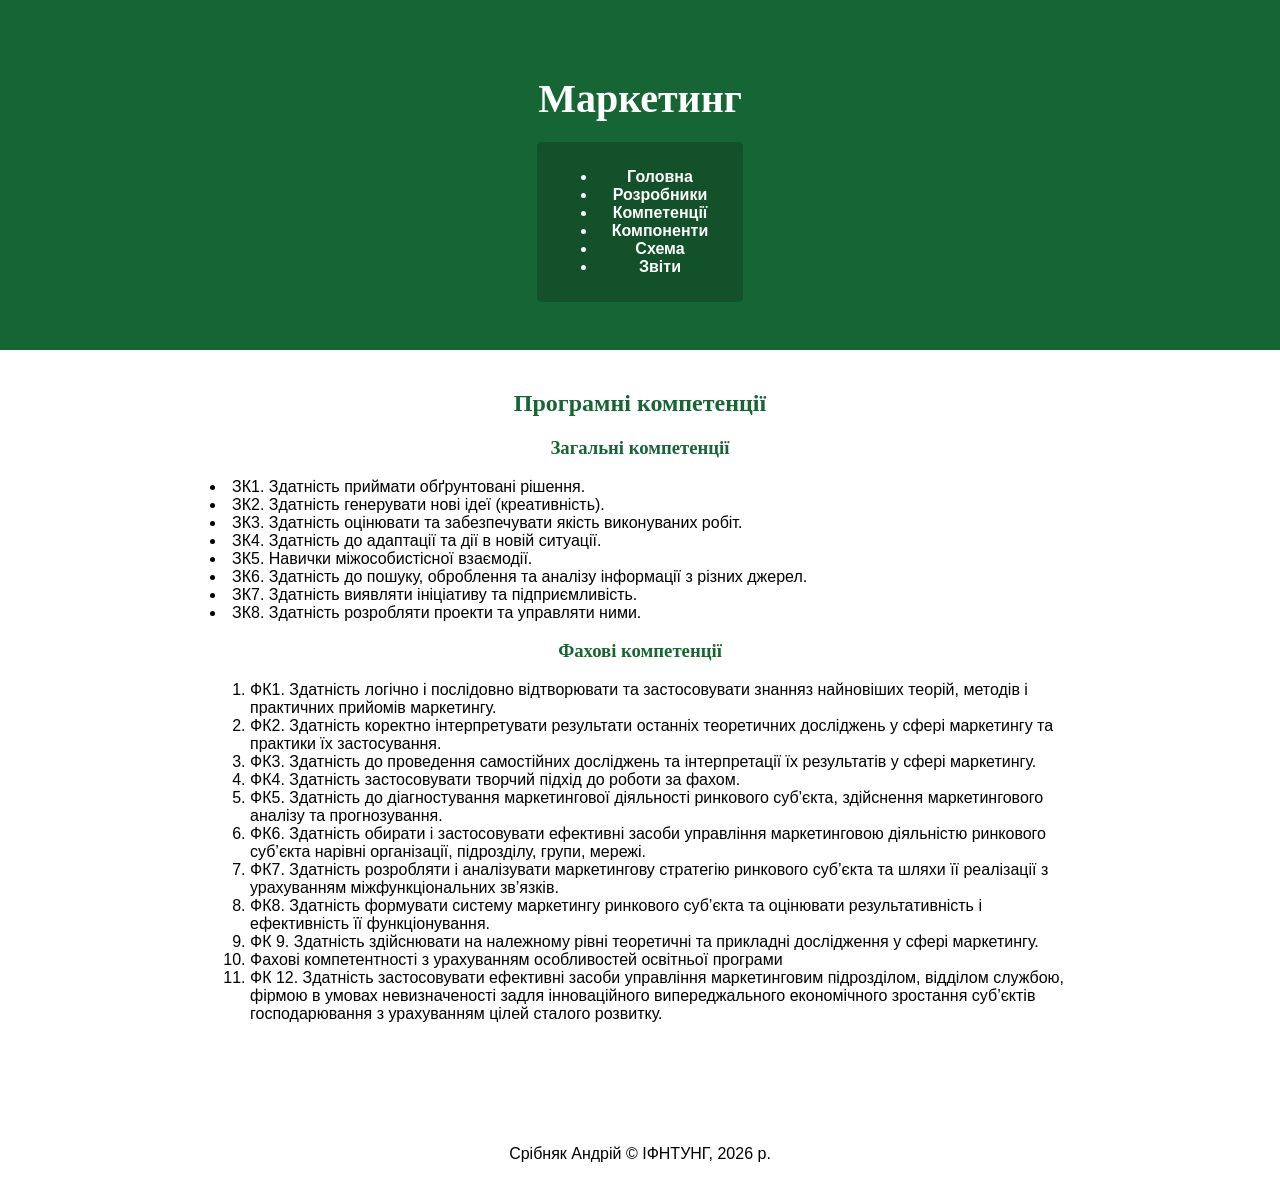
<file: lab 5/competencies.html>
<!DOCTYPE html>
<html>
    <head>
        <meta charset="UTF-8">
        <title>Лабораторна робота 4</title>
       <link rel="stylesheet" href="assets/style.css">
    </head>
    <body>
        <header>
            <h1>Маркетинг</h1>
            <nav>
                <ul class="navigation">
                    <li><a href="./index.html">Головна</a></li>
                    <li><a href="./group.html">Розробники</a></li>
                    <li><a href="./competencies.html">Компетенції</a></li>
                    <li><a href="./components.html">Компоненти</a></li>
                    <li><a href="./graph.html">Схема</a></li>
                    <li><a href="./reports.html">Звіти</a></li>
                </ul>
            </nav>
        </header>
           <main class="container">
            <h2 id="competencies">Програмні компетенції</h2>
            <h3>Загальні компетенції</h3>
            <ul class="general-competencies"></ul>
            <li>ЗК1. Здатність приймати обґрунтовані рішення.</li>
            <li>ЗК2. Здатність генерувати нові ідеї (креативність).</li>
            <li>ЗК3. Здатність оцінювати та забезпечувати якість виконуваних робіт.</li>
            <li>ЗК4. Здатність до адаптації та дії в новій ситуації. </li>
            <li>ЗК5. Навички міжособистісної взаємодії. </li>
            <li>ЗК6. Здатність до пошуку, оброблення та аналізу інформації з різних джерел. </li>
            <li>ЗК7. Здатність виявляти ініціативу та підприємливість. </li>
            <li>ЗК8. Здатність розробляти проекти та управляти ними. </li>
        </ul>
          <h3>Фахові компетенції</h3>
            <ol class="spec-competencies">
                 
            <li>ФК1. Здатність логічно і послідовно відтворювати та застосовувати знанняз найновіших теорій, методів і практичних прийомів маркетингу. </li>
            <li>ФК2. Здатність коректно інтерпретувати результати останніх теоретичних досліджень у сфері маркетингу та практики їх застосування. </li>
            <li>ФК3. Здатність до проведення самостійних досліджень та інтерпретації їх результатів у сфері маркетингу. </li>  
            <li>ФК4. Здатність застосовувати творчий підхід до роботи за фахом. </li>
            <li>ФК5. Здатність до діагностування маркетингової діяльності ринкового суб’єкта, здійснення маркетингового аналізу та прогнозування. </li>
            <li>ФК6. Здатність обирати і застосовувати ефективні засоби управління маркетинговою діяльністю ринкового суб’єкта нарівні організації, підрозділу, групи, мережі.</li>
            <li>ФК7. Здатність розробляти і аналізувати маркетингову стратегію ринкового суб’єкта та шляхи її реалізації з урахуванням міжфункціональних зв’язків.  </li>
            <li>ФК8. Здатність формувати систему маркетингу ринкового суб’єкта та оцінювати результативність і ефективність її функціонування. </li>
            <li>ФК 9. Здатність здійснювати на належному рівні теоретичні та прикладні дослідження у сфері маркетингу. </li>
            <li>Фахові компетентності з урахуванням особливостей освітньої програми</li>
            <li>ФК 12. Здатність застосовувати ефективні засоби управління маркетинговим підрозділом, відділом службою, фірмою в умовах невизначеності задля інноваційного випереджального економічного зростання суб’єктів господарювання з урахуванням цілей сталого розвитку. </li>
        </ol> 
    </main>
        <footer>
            <p>Срібняк Андрій © ІФНТУНГ, 2026 р.</p>
        </footer>
    </body>
</html>
</file>
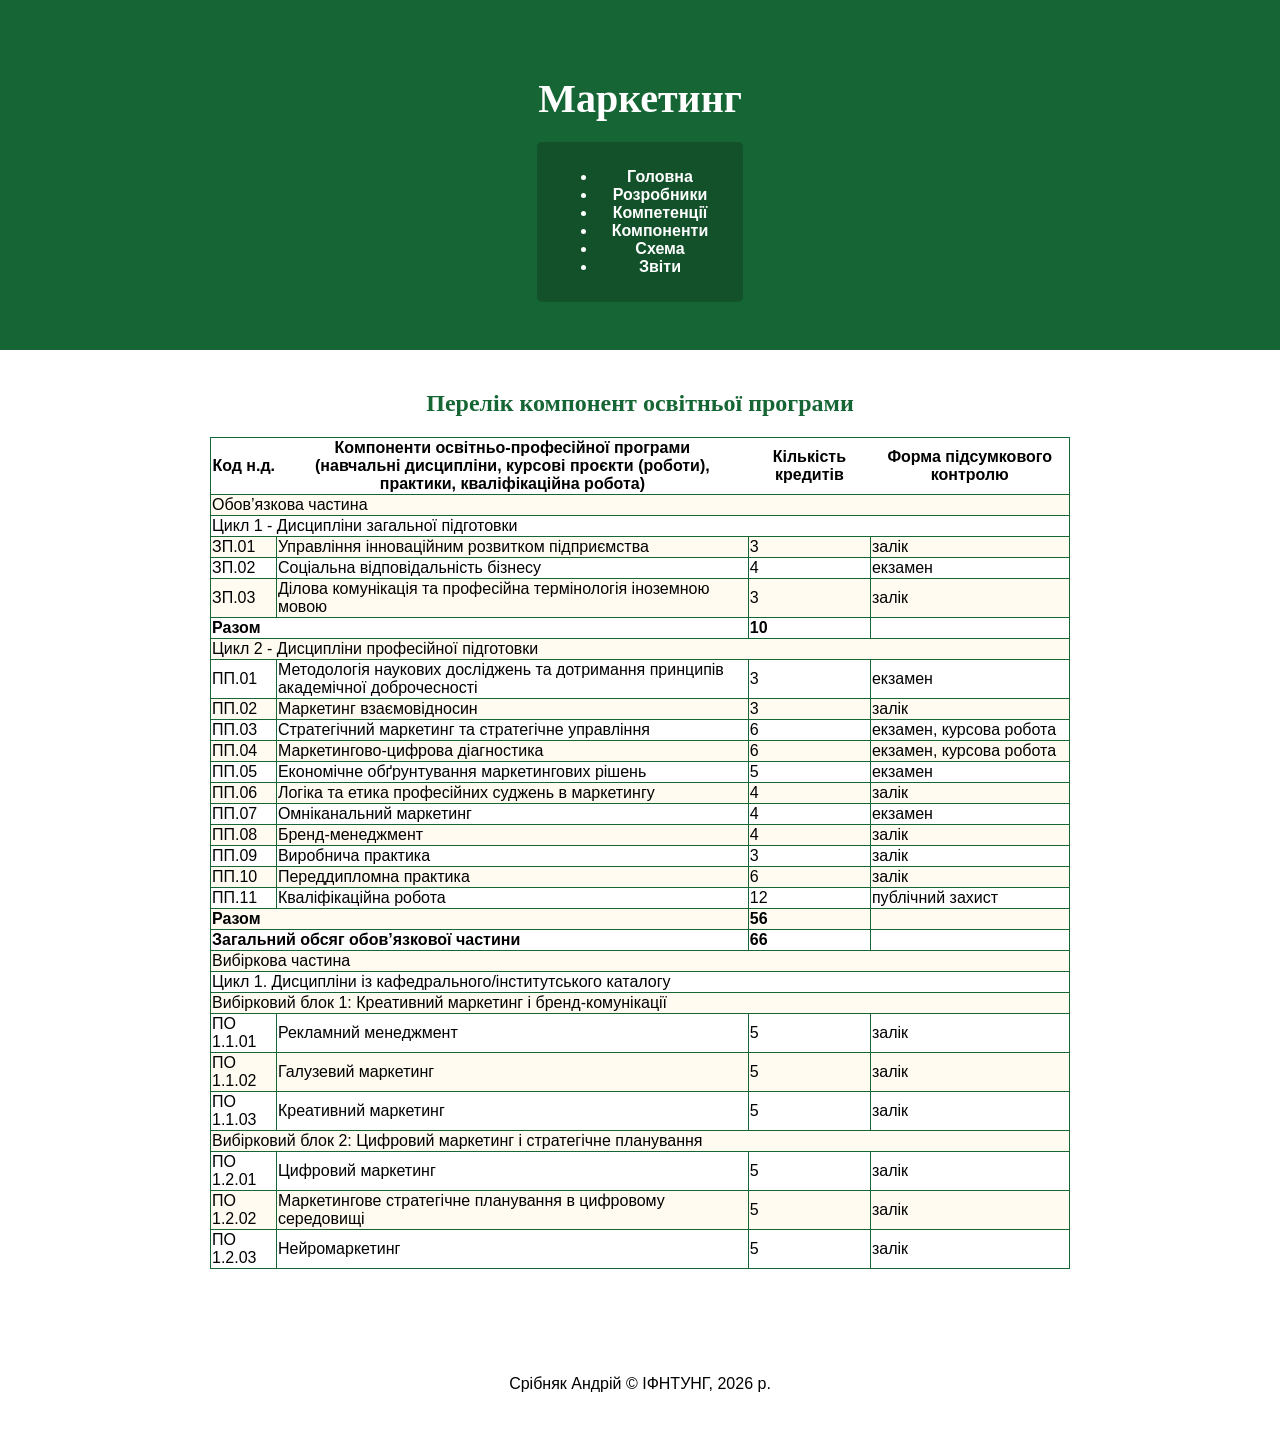
<file: lab 5/components.html>
<!DOCTYPE html>
<html>
    <head>
        <meta charset="UTF-8">
        <title>Лабораторна робота 4</title>
       <link rel="stylesheet" href="assets/style.css">
    </head>
    <body>
        <header>
            <h1>Маркетинг</h1>
            <nav>
                <ul class="navigation">
                    <li><a href="./index.html">Головна</a></li>
                    <li><a href="./group.html">Розробники</a></li>
                    <li><a href="./competencies.html">Компетенції</a></li>
                    <li><a href="./components.html">Компоненти</a></li>
                    <li><a href="./graph.html">Схема</a></li>
                    <li><a href="./reports.html">Звіти</a></li>
                </ul>
            </nav>
        </header>
        <main class="container">
            <h2 id="components">Перелік компонент освітньої програми</h2>
            <table class="components-table">
                <tr>
                <th>Код н.д.</th>
                <th>Компоненти освітньо-професійної програми<br>
    (навчальні дисципліни, курсові проєкти (роботи), практики, кваліфікаційна робота)</th>
    <th>Кількість кредитів</th>
    <th>Форма підсумкового контролю</th>
  </tr>

  <tr>
    <td colspan="4" class="section">Обов’язкова частина</td>
  </tr>

  <tr>
    <td colspan="4" class="section">Цикл 1 - Дисципліни загальної підготовки</td>
  </tr>

  <tr>
    <td>ЗП.01</td>
    <td>Управління інноваційним розвитком підприємства</td>
    <td class="center">3</td>
    <td class="center">залік</td>
  </tr>
  <tr>
    <td>ЗП.02</td>
    <td>Соціальна відповідальність бізнесу</td>
    <td class="center">4</td>
    <td class="center">екзамен</td>
  </tr>
  <tr>
    <td>ЗП.03</td>
    <td>Ділова комунікація та професійна термінологія іноземною мовою</td>
    <td class="center">3</td>
    <td class="center">залік</td>
  </tr>
  <tr>
    <td colspan="2" class="right"><strong>Разом</strong></td>
    <td class="center"><strong>10</strong></td>
    <td></td>
  </tr>

  <tr>
    <td colspan="4" class="section">Цикл 2 - Дисципліни професійної підготовки</td>
  </tr>

  <tr>
    <td>ПП.01</td>
    <td>Методологія наукових досліджень та дотримання принципів академічної доброчесності</td>
    <td class="center">3</td>
    <td class="center">екзамен</td>
  </tr>
  <tr>
    <td>ПП.02</td>
    <td>Маркетинг взаємовідносин</td>
    <td class="center">3</td>
    <td class="center">залік</td>
  </tr>
  <tr>
    <td>ПП.03</td>
    <td>Стратегічний маркетинг та стратегічне управління</td>
    <td class="center">6</td>
    <td class="center">екзамен, курсова робота</td>
  </tr>
  <tr>
    <td>ПП.04</td>
    <td>Маркетингово-цифрова діагностика</td>
    <td class="center">6</td>
    <td class="center">екзамен, курсова робота</td>
  </tr>
  <tr>
    <td>ПП.05</td>
    <td>Економічне обґрунтування маркетингових рішень</td>
    <td class="center">5</td>
    <td class="center">екзамен</td>
  </tr>
  <tr>
    <td>ПП.06</td>
    <td>Логіка та етика професійних суджень в маркетингу</td>
    <td class="center">4</td>
    <td class="center">залік</td>
  </tr>
  <tr>
    <td>ПП.07</td>
    <td>Омніканальний маркетинг</td>
    <td class="center">4</td>
    <td class="center">екзамен</td>
  </tr>
  <tr>
    <td>ПП.08</td>
    <td>Бренд-менеджмент</td>
    <td class="center">4</td>
    <td class="center">залік</td>
  </tr>
  <tr>
    <td>ПП.09</td>
    <td>Виробнича практика</td>
    <td class="center">3</td>
    <td class="center">залік</td>
  </tr>
  <tr>
    <td>ПП.10</td>
    <td>Переддипломна практика</td>
    <td class="center">6</td>
    <td class="center">залік</td>
  </tr>
  <tr>
    <td>ПП.11</td>
    <td>Кваліфікаційна робота</td>
    <td class="center">12</td>
    <td class="center">публічний захист</td>
  </tr>
  <tr>
    <td colspan="2" class="right"><strong>Разом</strong></td>
    <td class="center"><strong>56</strong></td>
    <td></td>
  </tr>

  <tr>
    <td colspan="2" class="right"><strong>Загальний обсяг обов’язкової частини</strong></td>
    <td class="center"><strong>66</strong></td>
    <td></td>
  </tr>

  <tr>
    <td colspan="4" class="section">Вибіркова частина</td>
  </tr>

  <tr>
    <td colspan="4" class="section">Цикл 1. Дисципліни із кафедрального/інститутського каталогу</td>
  </tr>

  <tr>
    <td colspan="4" class="section">Вибірковий блок 1: Креативний маркетинг і бренд-комунікації</td>
  </tr>

  <tr>
    <td>ПО 1.1.01</td>
    <td>Рекламний менеджмент</td>
    <td class="center">5</td>
    <td class="center">залік</td>
  </tr>
  <tr>
    <td>ПО 1.1.02</td>
    <td>Галузевий маркетинг</td>
    <td class="center">5</td>
    <td class="center">залік</td>
  </tr>
  <tr>
    <td>ПО 1.1.03</td>
    <td>Креативний маркетинг</td>
    <td class="center">5</td>
    <td class="center">залік</td>
  </tr>

  <tr>
    <td colspan="4" class="section">Вибірковий блок 2: Цифровий маркетинг і стратегічне планування</td>
  </tr>

  <tr>
    <td>ПО 1.2.01</td>
    <td>Цифровий маркетинг</td>
    <td class="center">5</td>
    <td class="center">залік</td>
  </tr>
  <tr>
    <td>ПО 1.2.02</td>
    <td>Маркетингове стратегічне планування в цифровому середовищі</td>
    <td class="center">5</td>
    <td class="center">залік</td>
  </tr>
  <tr>
    <td>ПО 1.2.03</td>
    <td>Нейромаркетинг</td>
    <td class="center">5</td>
    <td class="center">залік</td>
  </tr>

        </table>
           </main>
        <footer>
            <p>Срібняк Андрій © ІФНТУНГ, 2026 р.</p>
        </footer>
    </body>
</html>
</file>
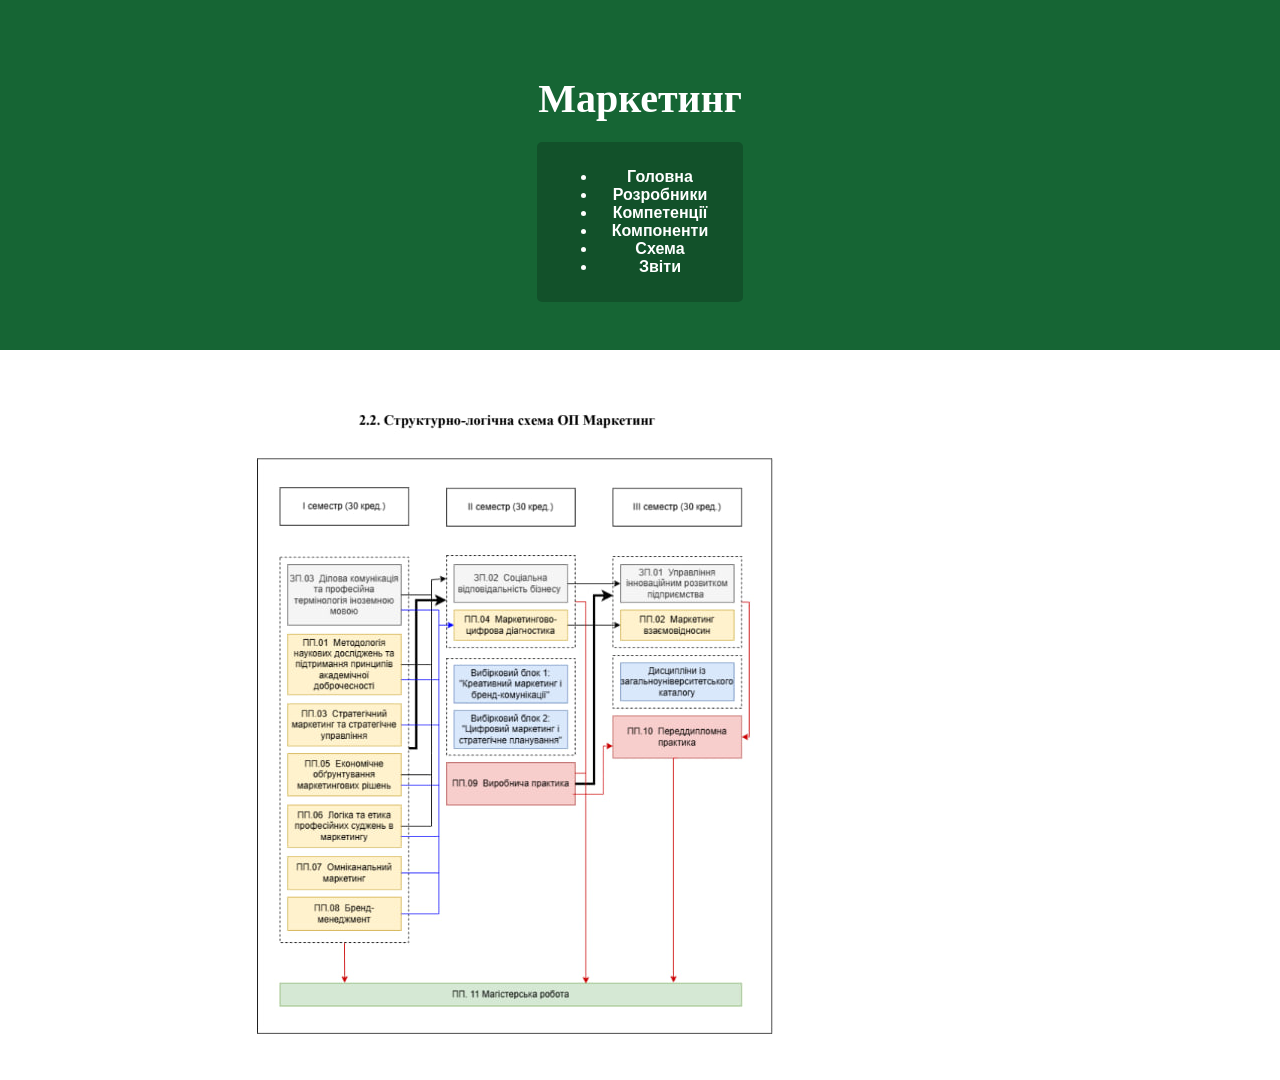
<file: lab 5/graph.html>
<!DOCTYPE html>
<html>
    <head>
        <meta charset="UTF-8">
        <title>Лабораторна робота 4</title>
       <link rel="stylesheet" href="assets/style.css">
    </head>
    <body>
        <header>
            <h1>Маркетинг</h1>
            <nav>
                <ul class="navigation">
                    <li><a href="./index.html">Головна</a></li>
                    <li><a href="./group.html">Розробники</a></li>
                    <li><a href="./competencies.html">Компетенції</a></li>
                    <li><a href="./components.html">Компоненти</a></li>
                    <li><a href="./graph.html">Схема</a></li>
                    <li><a href="./reports.html">Звіти</a></li>
                </ul>
            </nav>
        </header>
         <main class="container">
            <img src="assets/images/graph.jpg" alt="Структурно-логічна схема">
         </main>
</file>
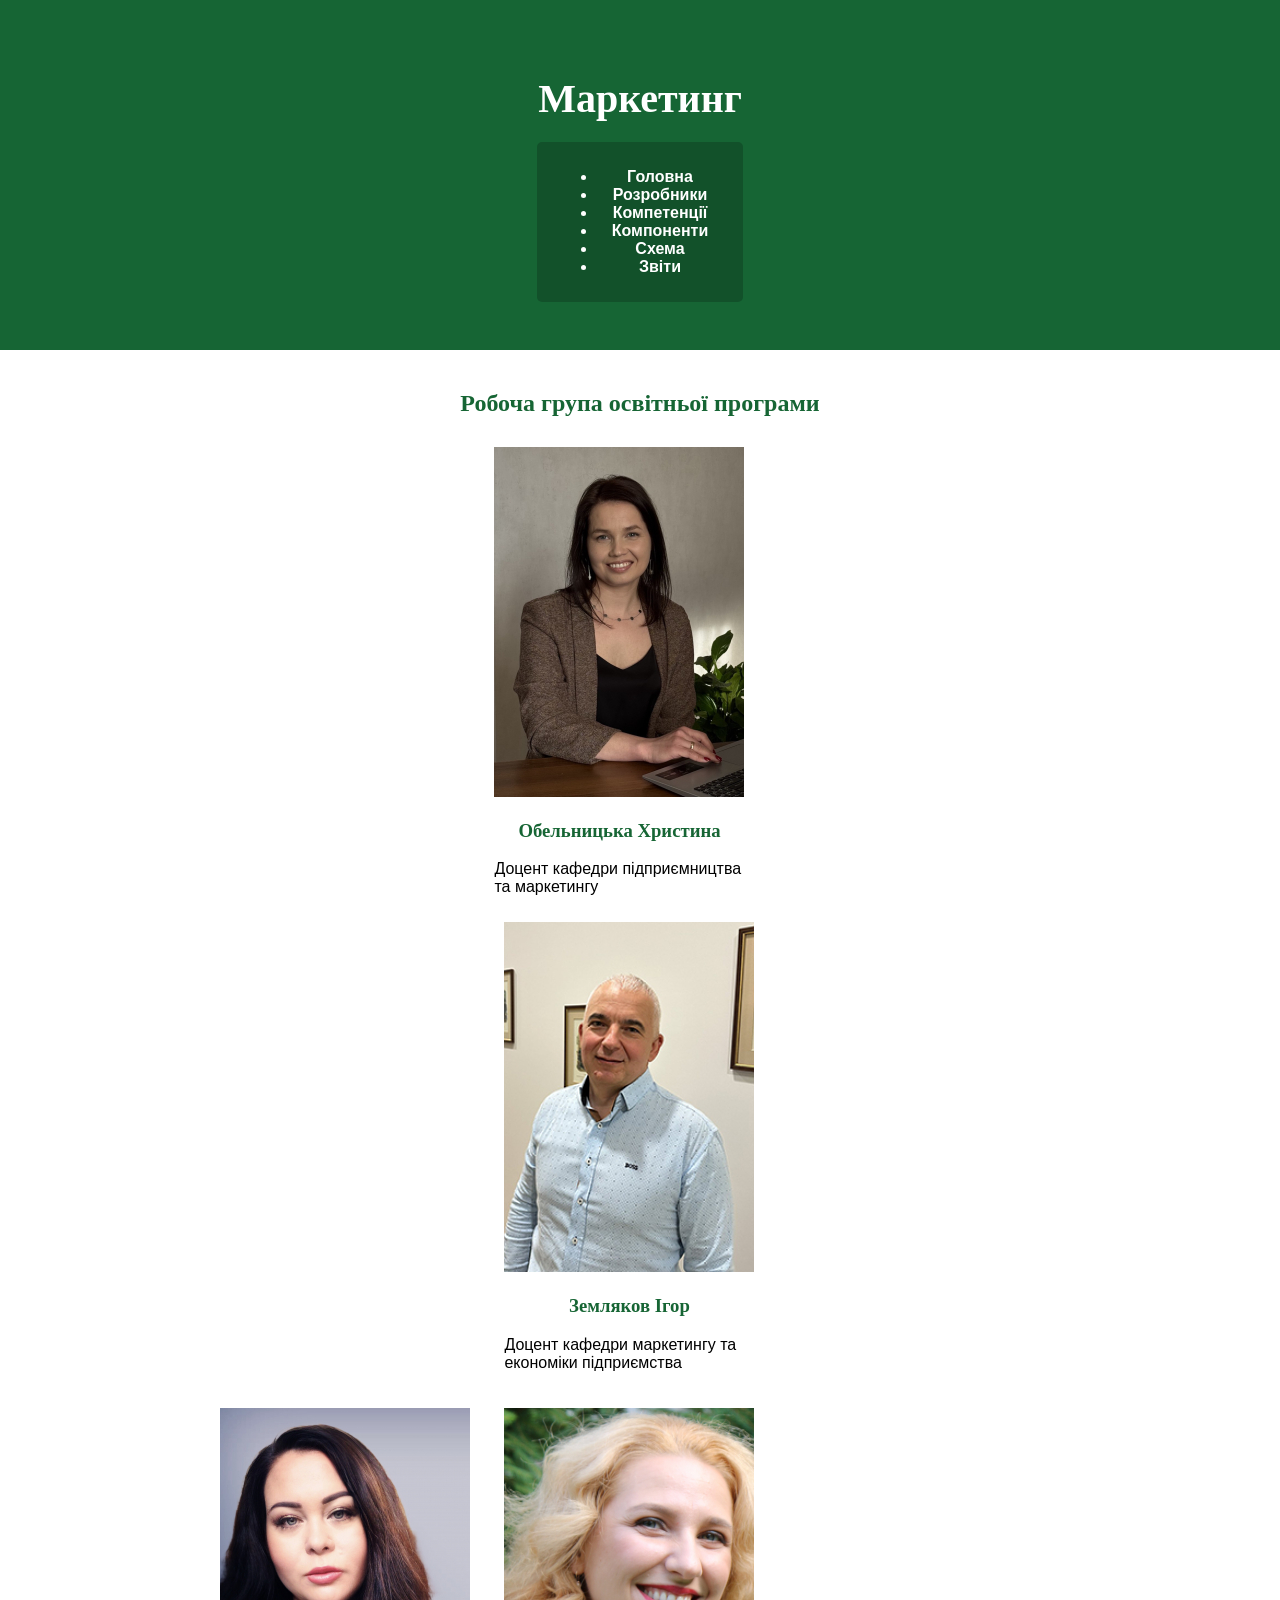
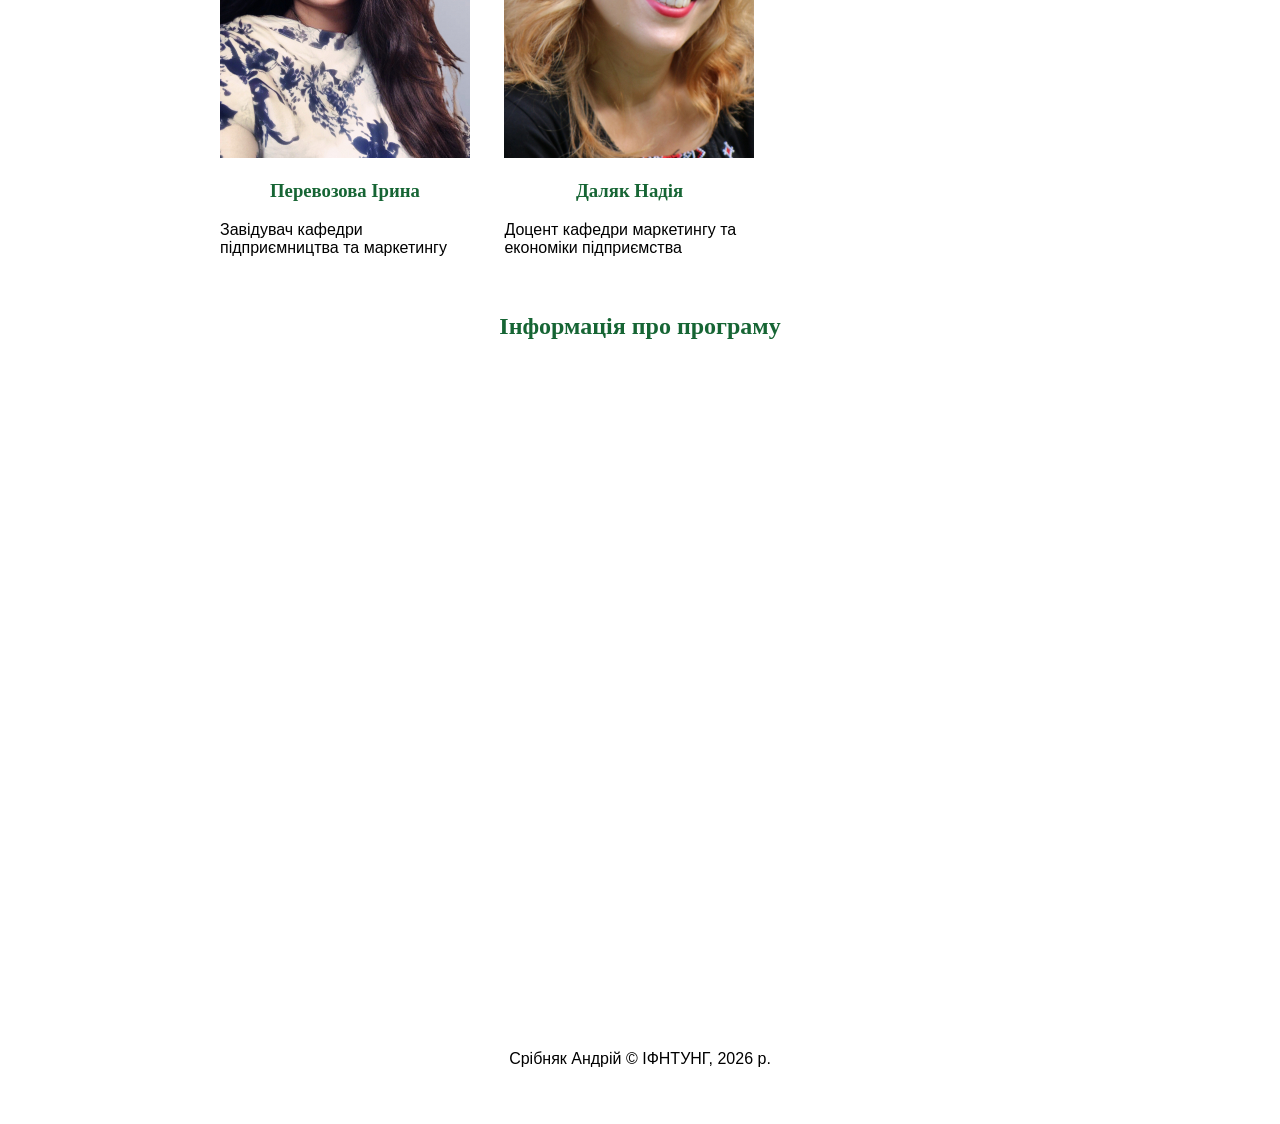
<file: lab 5/group.html>
<!DOCTYPE html>
<html>
    <head>
        <meta charset="UTF-8">
        <title>Лабораторна робота 4</title>
       <link rel="stylesheet" href="assets/style.css">
    </head>
    <body>
        <header>
            <h1>Маркетинг</h1>
            <nav>
                <ul class="navigation">
                    <li><a href="./index.html">Головна</a></li>
                    <li><a href="./group.html">Розробники</a></li>
                    <li><a href="./competencies.html">Компетенції</a></li>
                    <li><a href="./components.html">Компоненти</a></li>
                    <li><a href="./graph.html">Схема</a></li>
                    <li><a href="./reports.html">Звіти</a></li>
                </ul>
            </nav>
        </header>
          <main class="container">
            <h2 id="goal">Робоча група освітньої програми</h2>
            <div class="authors">
                <div class="author">
                    <img src="assets/images/1.jpg"  alt="Перевозова Ірина ">
                    <h3>Перевозова Ірина</h3>
                    <p>Завідувач кафедри підприємництва та маркетингу</p>
                                    </div>
                      <div class="author">
                    <img src="assets/images/2.jpg"  alt="Обельницька Христина ">
                    <h3>Обельницька Христина</h3>
                    <p>Доцент кафедри підприємництва та маркетингу</p>
                         <div class="author">
                    <img src="assets/images/3.jpg"  alt="Земляков Ігор  ">
                    <h3>Земляков Ігор  </h3>
                    <p>Доцент кафедри маркетингу та економіки підприємства</p>
                                    </div>
                            <div class="author">
                    <img src="assets/images/4.jpg"  alt="Даляк Надія  ">
                    <h3>Даляк Надія </h3>
                    <p>Доцент кафедри маркетингу та економіки підприємства</p>
                                    </div> 
                                </div>
            <h2>Інформація про програму</h2>
            <div class="frame-container">
                <iframe class="frame"
                    src="https://nung.edu.ua/vstup/075-marketynh-opp-marketynh/" 
                    description="Інформація про кафедру">
                </iframe>
            </div>
                        <footer>
            <p>Срібняк Андрій © ІФНТУНГ, 2026 р.</p>
        </footer>
    </body>
</html>
</file>
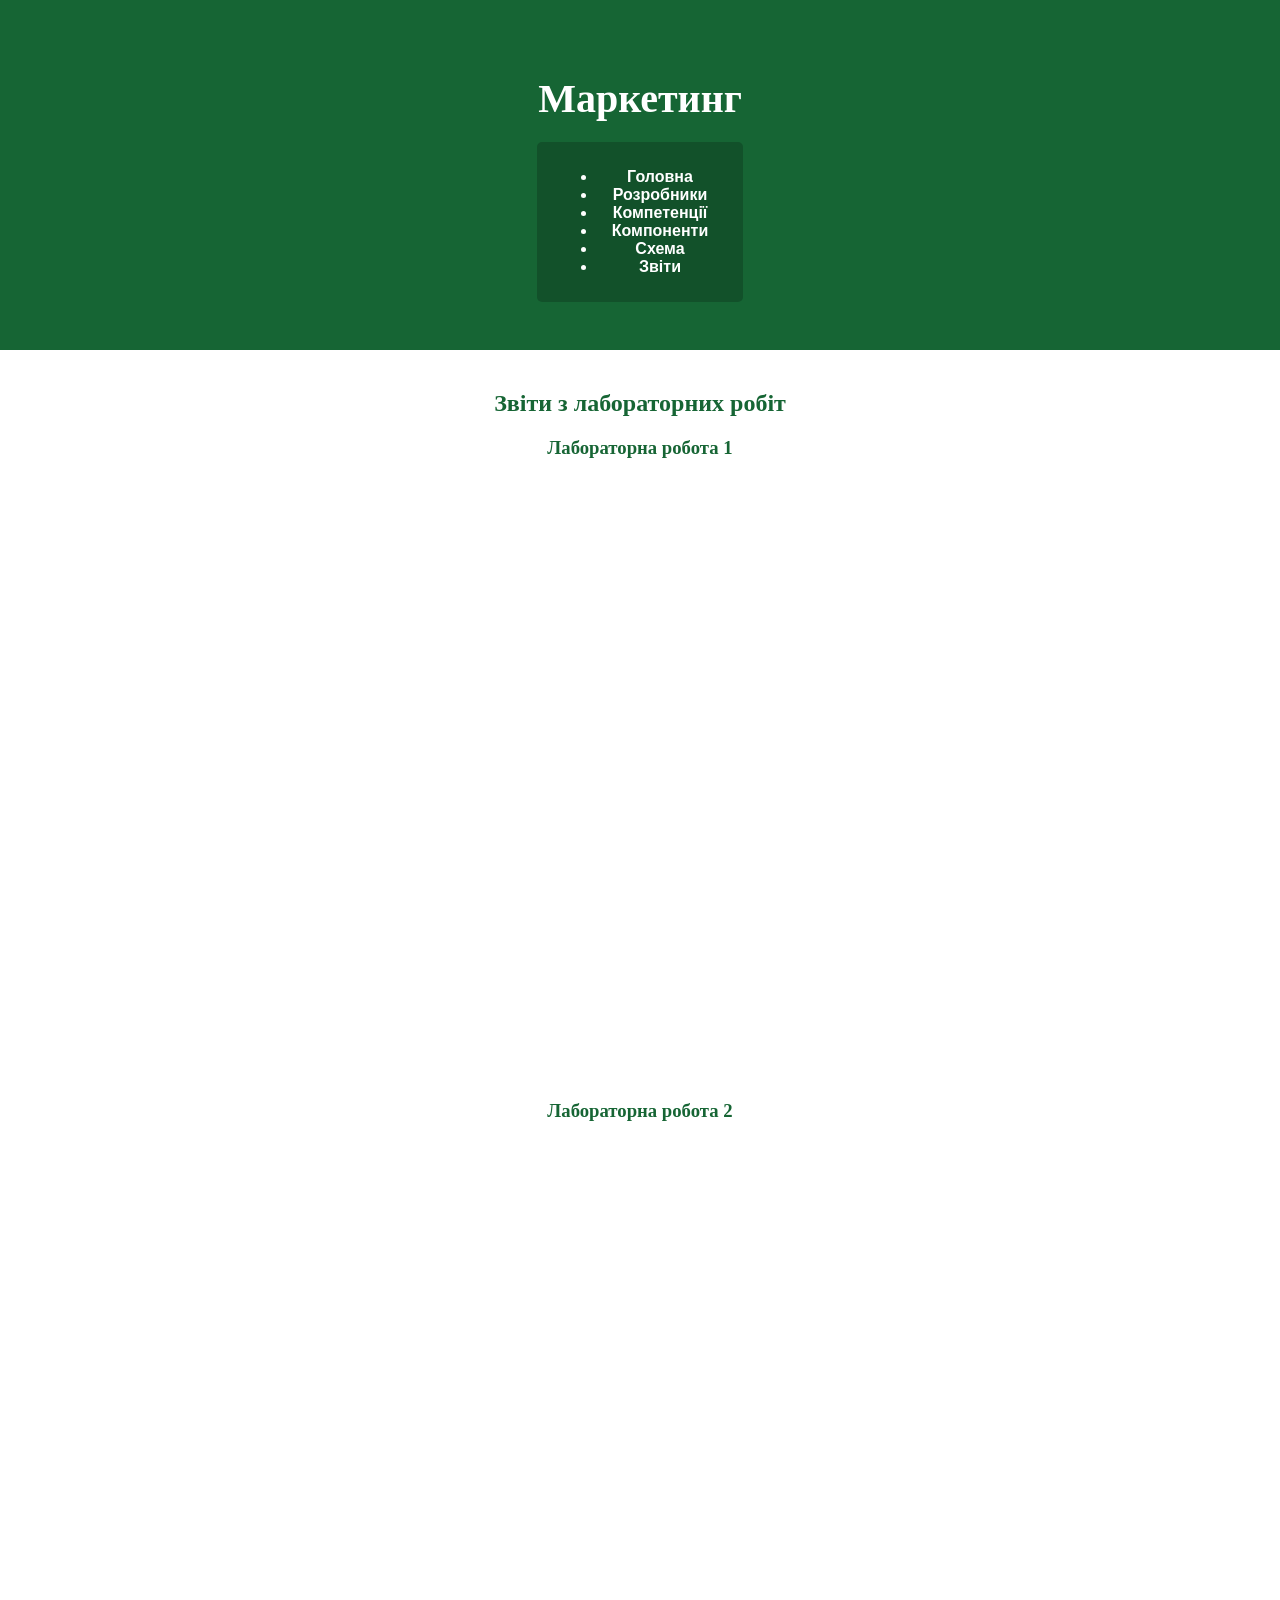
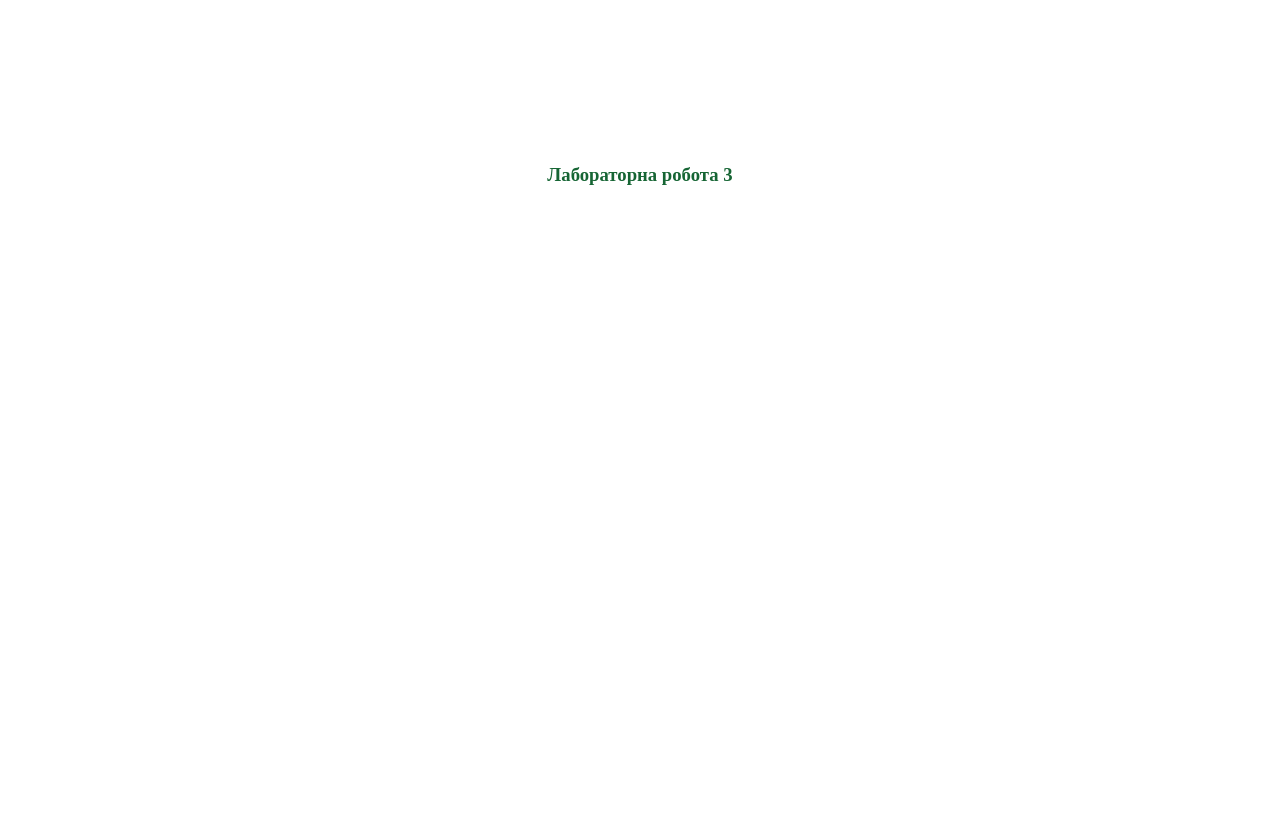
<file: lab 5/reports.html>
<!DOCTYPE html>
<html>
    <head>
        <meta charset="UTF-8">
        <title>Лабораторна робота 4</title>
       <link rel="stylesheet" href="assets/style.css">
    </head>
    <body>
        <header>
            <h1>Маркетинг</h1>
            <nav>
                <ul class="navigation">
                    <li><a href="./index.html">Головна</a></li>
                    <li><a href="./group.html">Розробники</a></li>
                    <li><a href="./competencies.html">Компетенції</a></li>
                    <li><a href="./components.html">Компоненти</a></li>
                    <li><a href="./graph.html">Схема</a></li>
                    <li><a href="./reports.html">Звіти</a></li>
                </ul>
            </nav>
        </header>
         <main class="container">
            <h2>Звіти з лабораторних робіт</h2>
            <h3>Лабораторна робота 1</h3>
            <div class="frame-container">
                <iframe class="frame" src="https://docs.google.com/document/d/e/2PACX-1vTOdlqqudH28HeIV6WY5_epmPyHt-ZG-sKBJcz_ejfYBcbTrNsHWDNQzXxpTlCIRw/pub?embedded=true"></iframe>
            </div>
            <h3>Лабораторна робота 2</h3>
            <div class="frame-container">
                <iframe class="frame" src="https://docs.google.com/document/d/e/2PACX-1vTG_k-nT-580nCoJC4O3sqVJbr41w_TwLamaLNE9GubT0iXIvWnlOMkU9qr7Gw-2w/pub?embedded=true"></iframe>
            </div>
            <h3>Лабораторна робота 3</h3>
            <div class="frame-container">
                <iframe class="frame" src="https://docs.google.com/document/d/e/2PACX-1vSO6hxn12M28TSvU0benGKhMr7BS5U9n7BGLAB42qJkEEgbaUsrzY7sWm2uB0SIVQ/pub?embedded=true"></iframe>
            </div>
</file>
<file: folk/assets/style.css>
/* Базові скидання (Reset) */
* {
    margin: 0;
    padding: 0;
    box-sizing: border-box;
}

body {
    font-family: -apple-system, BlinkMacSystemFont, "Segoe UI", Roboto, Helvetica, Arial, sans-serif;
    color: #111;
    background-color: #fff;
    line-height: 1.5;
}

a {
    text-decoration: none;
    color: inherit;
}

/* --- HEADER --- */
.header {
    display: flex;
    justify-content: space-between;
    align-items: center;
    padding: 20px 40px;
    max-width: 1400px;
    margin: 0 auto;
}

.logo img { height: 30px; }
.nav-links { display: flex; gap: 30px; font-size: 15px; font-weight: 500; }
.header-actions { display: flex; align-items: center; gap: 20px; }
.btn-text { font-size: 15px; font-weight: 500; }

.btn-primary-header {
    background-color: #000;
    color: #fff;
    padding: 10px 20px;
    border-radius: 50px;
    font-weight: 500;
    font-size: 15px;
    transition: opacity 0.2s ease;
}

.btn-primary-header:hover { opacity: 0.8; }

/* --- HERO SECTION --- */
.hero {
    max-width: 1400px;
    margin: 60px auto 0;
    padding: 0 40px;
}

/* ГОЛОВНИЙ ФЛЕКС-КОНТЕЙНЕР: Текст з плашками зліва, Кнопка справа */
.hero-content {
    display: flex;
    justify-content: space-between;
    align-items: flex-end; /* Центрує кнопку по вертикалі відносно тексту */
    margin-bottom: 60px;
}

/* ЗАГОЛОВОК (Текст + Плашки) */
.hero-title {
    font-size: 56px; 
    font-weight: 500; 
    line-height: 1.5; /* Інтервал між рядками */
    letter-spacing: -1px;
    text-align: left; 
    margin: 0;
    max-width: 1000px; /* Ширина, щоб все влізло як треба */
}

.hero-title strong {
    font-weight: 700; 
}

/* --- СТИЛІ ДЛЯ ПЛАШОК (Pill) --- */
.pill {
    display: inline-flex; 
    align-items: center;
    justify-content: center;
    height: 49px; /* Точна висота з твого макета (48px) */
    padding: 0 32px; /* Більший відступ по боках робить їх довшими */
    border-radius: 50px;
    font-size: 36px; 
    font-weight: 400;
    margin: 8px 6px; 
    vertical-align: middle;
}
/* СТИЛІ ДЛЯ ІКОНОК (Магія приховування білого фону) */
.pill-icon {
    height: 30px; /* Задаємо жорстку висоту для іконки */
    width: auto;
    margin-right: 12px;
    mix-blend-mode: multiply; /* ЦЯ ВЛАСТИВІСТЬ РОБИТЬ БІЛИЙ ФОН PNG ПРОЗОРИМ! */
}

/* Кольори та рамка */
.pill-sales-border { 
    border: 4px solid #000; 
    padding: 0 20px; /* Перебиваємо довжину, роблячи sales коротшим за інші */
}
.pill-sales { background-color: #d1f2d6; }
.pill-recruiting { background-color: #eaddff; }
.pill-fundraising { background-color: #ffdbbb; }
.pill-partnerships { background-color: #d1e4ff; }
.pill-investing { background-color: #ffdbec; }

/* Позиціонування великої кнопки Hero */
.hero-button-wrapper {
    flex-shrink: 0; /* Не дозволяє кнопці стискатися */
}

.btn-primary-hero {
  background-color: #000;
    color: #fff;
    padding: 18px 45px;
    border-radius: 50px;
    font-weight: 500;
    font-size: 20px;
    transition: opacity 0.2s ease;
    text-decoration: none;
    white-space: nowrap;
}
.btn-primary-hero:hover { opacity: 0.8; }

/* Зображення дашборду */
.hero-image-wrapper {
    width: 100%;
    box-shadow: 0 20px 60px rgba(0,0,0,0.1);
    border-radius: 12px;
   
}

.hero-image {
    width: 100%;
    display: block;
}

/* --- АДАПТИВНІСТЬ (Для мобілок) --- */
@media (max-width: 1100px) {
    .header {
        padding: 20px;
        flex-direction: column;
        gap: 15px;
    }
    
    .nav-links { display: none; }

    .hero-content {
        flex-direction: column;
        align-items: center;
        text-align: center;
        gap: 30px;
    }

    .hero-title {
        font-size: 32px;
        text-align: center; 
        max-width: 100%;
    }
    
    .pill {
        font-size: 24px;
        padding: 4px 14px;
    }

    .btn-primary-hero {
        margin-top: 20px;
    }
}
.social-proof {
    display: flex;
    justify-content: center; /* Центруємо всі три блоки по горизонталі */
    align-items: center;
    gap: 80px; /* Відстань між трьома великими блоками */
    margin: 40px auto 80px; /* Відступи зверху і знизу */
    max-width: 1200px;
    padding: 0 40px;
}

/* Окремий блок рейтингу */
.proof-item {
    display: flex;
    align-items: center; /* Вирівнюємо велику цифру і текст по центру один відносно одного */
    gap: 16px; /* Відстань між цифрою (4,8) та текстом праворуч */
}

/* Великі цифри (4,8 і 4,9) */
.proof-score {
    font-size: 52px; /* Великий розмір шрифту */
    font-weight: 400;
    line-height: 1; /* Прибираємо зайві відступи зверху/знизу шрифту */
}

/* Велика іконка галочки для третього блоку */
.large-check {
    height: 48px; /* Розмір підігнаний під висоту цифр */
    width: auto;
    display: block;
}

/* Права колонка: лого + назва (зверху) і зірки (знизу) */
.proof-details {
    display: flex;
    flex-direction: column;
    gap: 6px; /* Відстань між текстом "Chrome store" та зірочками */
    align-items: flex-start;
}

/* Рядок з маленьким логотипом і назвою */
.proof-source {
    display: flex;
    align-items: center;
    gap: 8px; /* Відстань між маленькою іконкою і словом */
    font-size: 18px; /* Розмір тексту назви компанії */
    font-weight: 500;
}

/* Маленькі логотипи компаній (з твого макета видно, що висота десь 16px) */
.source-icon {
    height: 18px; 
    width: auto;
    display: block;
}

/* Картинка зірочок */
.stars-icon {
    height: 16px; /* Висота зірочок */
    width: auto;
    display: block;
}

/* --- АДАПТИВНІСТЬ ДЛЯ РЕЙТИНГІВ --- */
@media (max-width: 900px) {
    .social-proof {
        flex-direction: column; /* На мобільних ставимо один під одним */
        gap: 40px;
        align-items: flex-start;
    }
}
/* --- СЕКЦІЯ ALL YOUR CRM NEEDS --- */
.crm-needs-section {
    width: 100%;
    background-color: #ffffff;
    padding: 100px 0;
    overflow: hidden; /* Щоб скелетони красиво йшли за край екрана */
}

.crm-needs-container {
    max-width: 1400px;
    margin: 0 auto;
    padding: 0 40px;
    box-sizing: border-box;
    display: flex;
    flex-direction: column;
    align-items: center;
}

/* ЗАГОЛОВОК */
.crm-needs-title {
    font-size: 54px;
    font-weight: 500;
    color: #111111;
    text-align: center;
    letter-spacing: -1.5px;
    margin-bottom: 40px;
}

/* Робимо CRM супер-жирним як на макеті */
.crm-keyword-bold {
    font-weight: 700;
}

/* МАТРИЦЯ ПЛАШОК */
.badges-matrix {
    display: flex;
    flex-direction: column;
    gap: 14px; /* Вертикальний відступ між рядами */
    width: 100%;
    align-items: center;
    margin-bottom: 60px;
}

.badges-row {
    display: flex;
    justify-content: center;
    align-items: center;
    gap: 12px; /* Горизонтальний відступ між кнопками */
    width: 100%;
    white-space: nowrap;
}

/* СТИЛЬ РЕАЛЬНОЇ КНОПКИ-ПЛАШКИ */
.badge-pill {
    display: inline-flex;
    align-items: center;
    height: 44px;
    padding: 0 36px;
    background: #ffffff;
    border: 1px solid #e4e4e7;
    border-radius: 100px;
    font-family: -apple-system, BlinkMacSystemFont, "Segoe UI", Roboto, sans-serif;
    font-size: 15px;
    font-weight: 500;
    color: #18181b;
    text-decoration: none;
    transition: all 0.2s ease;
    box-shadow: 0 1px 2px rgba(0, 0, 0, 0.02);
}

.badge-pill:hover {
    background: #fafafa;
    border-color: #d4d4d8;
}

/* ІКОНКА ВСЕРЕДИНІ ПЛАШКИ */
.badge-icon {
    height: 18px;
    width: auto;
    margin-right: 8px;
    display: block;
}

/* СТИЛІ ДЛЯ СІРИХ ЗАГЛУШОК (SKELETONS) ПО БОКАХ */
.badge-skeleton {
    display: inline-block;
    height: 44px;
    background-color: #f4f4f5;
    border: 1px solid #e4e4e7;
    border-radius: 100px;
    opacity: 0.8; /* Робимо їх напівпрозорими як у Figma */
    pointer-events: none;
}

/* Різна ширина для заглушок, щоб створити хаотичність дизайну */
.badge-skeleton.size-sm { width: 120px; }
.badge-skeleton.size-md { width: 120px; }
.badge-skeleton.size-lg { width: 160px; }

/* КОНТЕЙНЕР ДЛЯ СКРІНШОТА ТАБЛИЦІ */
.crm-preview-box {
    width: 100%;
    max-width: 1208px; /* Точна ширина з твого першого скріншота */
    border-radius: 12px;
    box-shadow: 0 20px 50px rgba(0, 0, 0, 0.06);
}

.crm-preview-img {
    width: 100%;
    display: block;
}

/* АДАПТИВНІСТЬ ДЛЯ МОБІЛОК */
@media (max-width: 900px) {
    .crm-needs-title {
        font-size: 36px;
    }
    .badges-row {
        flex-wrap: wrap;
        justify-content: center;
    }
    .badge-skeleton {
        display: none; /* Ховаємо заглушки на малих екранах */
    }

}
/* --- ЖОВТА СЕКЦІЯ --- */
/* Базові скидання (Reset) */
* {
    margin: 0;
    padding: 0;
    box-sizing: border-box;
}

body {
    font-family: -apple-system, BlinkMacSystemFont, "Segoe UI", Roboto, Helvetica, Arial, sans-serif;
    color: #111;
    background-color: #fff;
    line-height: 1.5;
}

a {
    text-decoration: none;
    color: inherit;
}

/* --- HEADER --- */
.header {
    display: flex;
    justify-content: space-between;
    align-items: center;
    padding: 20px 40px;
    max-width: 1400px;
    margin: 0 auto;
}

.logo img { height: 30px; }
.nav-links { display: flex; gap: 30px; font-size: 15px; font-weight: 500; }
.header-actions { display: flex; align-items: center; gap: 20px; }
.btn-text { font-size: 15px; font-weight: 500; }

.btn-primary-header {
    background-color: #000;
    color: #fff;
    padding: 10px 20px;
    border-radius: 50px;
    font-weight: 500;
    font-size: 15px;
    transition: opacity 0.2s ease;
}

.btn-primary-header:hover { opacity: 0.8; }

/* --- HERO SECTION --- */
.hero {
    max-width: 1400px;
    margin: 60px auto 0;
    padding: 0 40px;
}

/* ГОЛОВНИЙ ФЛЕКС-КОНТЕЙНЕР: Текст з плашками зліва, Кнопка справа */
.hero-content {
    display: flex;
    justify-content: space-between;
    align-items: flex-end; /* Центрує кнопку по вертикалі відносно тексту */
    margin-bottom: 60px;
}

/* ЗАГОЛОВОК (Текст + Плашки) */
.hero-title {
    font-size: 56px; 
    font-weight: 500; 
    line-height: 1.5; /* Інтервал між рядками */
    letter-spacing: -1px;
    text-align: left; 
    margin: 0;
    max-width: 1000px; /* Ширина, щоб все влізло як треба */
}

.hero-title strong {
    font-weight: 700; 
}

/* --- СТИЛІ ДЛЯ ПЛАШОК (Pill) --- */
.pill {
    display: inline-flex; 
    align-items: center;
    justify-content: center;
    height: 49px; /* Точна висота з твого макета (48px) */
    padding: 0 32px; /* Більший відступ по боках робить їх довшими */
    border-radius: 50px;
    font-size: 36px; 
    font-weight: 400;
    margin: 8px 6px; 
    vertical-align: middle;
}
/* СТИЛІ ДЛЯ ІКОНОК (Магія приховування білого фону) */
.pill-icon {
    height: 30px; /* Задаємо жорстку висоту для іконки */
    width: auto;
    margin-right: 12px;
    mix-blend-mode: multiply; /* ЦЯ ВЛАСТИВІСТЬ РОБИТЬ БІЛИЙ ФОН PNG ПРОЗОРИМ! */
}

/* Кольори та рамка */
.pill-sales-border { 
    border: 4px solid #000; 
    padding: 0 20px; /* Перебиваємо довжину, роблячи sales коротшим за інші */
}
.pill-sales { background-color: #d1f2d6; }
.pill-recruiting { background-color: #eaddff; }
.pill-fundraising { background-color: #ffdbbb; }
.pill-partnerships { background-color: #d1e4ff; }
.pill-investing { background-color: #ffdbec; }

/* Позиціонування великої кнопки Hero */
.hero-button-wrapper {
    flex-shrink: 0; /* Не дозволяє кнопці стискатися */
}

.btn-primary-hero {
  background-color: #000;
    color: #fff;
    padding: 18px 45px;
    border-radius: 50px;
    font-weight: 500;
    font-size: 20px;
    transition: opacity 0.2s ease;
    text-decoration: none;
    white-space: nowrap;
}
.btn-primary-hero:hover { opacity: 0.8; }

/* Зображення дашборду */
.hero-image-wrapper {
    width: 100%;
    box-shadow: 0 20px 60px rgba(0,0,0,0.1);
    border-radius: 12px;
    
}

.hero-image {
    width: 100%;
    display: block;
}

/* --- АДАПТИВНІСТЬ (Для мобілок) --- */
@media (max-width: 1100px) {
    .header {
        padding: 20px;
        flex-direction: column;
        gap: 15px;
    }
    
    .nav-links { display: none; }

    .hero-content {
        flex-direction: column;
        align-items: center;
        text-align: center;
        gap: 30px;
    }

    .hero-title {
        font-size: 32px;
        text-align: center; 
        max-width: 100%;
    }
    
    .pill {
        font-size: 24px;
        padding: 4px 14px;
    }

    .btn-primary-hero {
        margin-top: 20px;
    }
}
.social-proof {
    display: flex;
    justify-content: center; /* Центруємо всі три блоки по горизонталі */
    align-items: center;
    gap: 80px; /* Відстань між трьома великими блоками */
    margin: 40px auto 80px; /* Відступи зверху і знизу */
    max-width: 1200px;
    padding: 0 40px;
}

/* Окремий блок рейтингу */
.proof-item {
    display: flex;
    align-items: center; /* Вирівнюємо велику цифру і текст по центру один відносно одного */
    gap: 16px; /* Відстань між цифрою (4,8) та текстом праворуч */
}

/* Великі цифри (4,8 і 4,9) */
.proof-score {
    font-size: 52px; /* Великий розмір шрифту */
    font-weight: 400;
    line-height: 1; /* Прибираємо зайві відступи зверху/знизу шрифту */
}

/* Велика іконка галочки для третього блоку */
.large-check {
    height: 48px; /* Розмір підігнаний під висоту цифр */
    width: auto;
    display: block;
}

/* Права колонка: лого + назва (зверху) і зірки (знизу) */
.proof-details {
    display: flex;
    flex-direction: column;
    gap: 6px; /* Відстань між текстом "Chrome store" та зірочками */
    align-items: flex-start;
}

/* Рядок з маленьким логотипом і назвою */
.proof-source {
    display: flex;
    align-items: center;
    gap: 8px; /* Відстань між маленькою іконкою і словом */
    font-size: 18px; /* Розмір тексту назви компанії */
    font-weight: 500;
}

/* Маленькі логотипи компаній (з твого макета видно, що висота десь 16px) */
.source-icon {
    height: 18px; 
    width: auto;
    display: block;
}

/* Картинка зірочок */
.stars-icon {
    height: 16px; /* Висота зірочок */
    width: auto;
    display: block;
}

/* --- АДАПТИВНІСТЬ ДЛЯ РЕЙТИНГІВ --- */
@media (max-width: 900px) {
    .social-proof {
        flex-direction: column; /* На мобільних ставимо один під одним */
        gap: 40px;
        align-items: flex-start;
    }
}
/* --- СЕКЦІЯ ALL YOUR CRM NEEDS --- */
.crm-needs-section {
    width: 100%;
    background-color: #ffffff;
    padding: 100px 0;
     /* Щоб скелетони красиво йшли за край екрана */
}

.crm-needs-container {
    max-width: 1400px;
    margin: 0 auto;
    padding: 0 40px;
    box-sizing: border-box;
    display: flex;
    flex-direction: column;
    align-items: center;
}

/* ЗАГОЛОВОК */
.crm-needs-title {
    font-size: 54px;
    font-weight: 500;
    color: #111111;
    text-align: center;
    letter-spacing: -1.5px;
    margin-bottom: 40px;
}

/* Робимо CRM супер-жирним як на макеті */
.crm-keyword-bold {
    font-weight: 700;
}

/* МАТРИЦЯ ПЛАШОК */
.badges-matrix {
    display: flex;
    flex-direction: column;
    gap: 14px; /* Вертикальний відступ між рядами */
    width: 100%;
    align-items: center;
    margin-bottom: 60px;
}

.badges-row {
    display: flex;
    justify-content: center;
    align-items: center;
    gap: 12px; /* Горизонтальний відступ між кнопками */
    width: 100%;
    white-space: nowrap;
}

/* СТИЛЬ РЕАЛЬНОЇ КНОПКИ-ПЛАШКИ */
.badge-pill {
    display: inline-flex;
    align-items: center;
    height: 44px;
    padding: 0 36px;
    background: #ffffff;
    border: 1px solid #e4e4e7;
    border-radius: 100px;
    font-family: -apple-system, BlinkMacSystemFont, "Segoe UI", Roboto, sans-serif;
    font-size: 15px;
    font-weight: 500;
    color: #18181b;
    text-decoration: none;
    transition: all 0.2s ease;
    box-shadow: 0 1px 2px rgba(0, 0, 0, 0.02);
}

.badge-pill:hover {
    background: #fafafa;
    border-color: #d4d4d8;
}

/* ІКОНКА ВСЕРЕДИНІ ПЛАШКИ */
.badge-icon {
    height: 18px;
    width: auto;
    margin-right: 8px;
    display: block;
}

/* СТИЛІ ДЛЯ СІРИХ ЗАГЛУШОК (SKELETONS) ПО БОКАХ */
.badge-skeleton {
    display: inline-block;
    height: 44px;
    background-color: #f4f4f5;
    border: 1px solid #e4e4e7;
    border-radius: 100px;
    opacity: 0.8; /* Робимо їх напівпрозорими як у Figma */
    pointer-events: none;
}

/* Різна ширина для заглушок, щоб створити хаотичність дизайну */
.badge-skeleton.size-sm { width: 120px; }
.badge-skeleton.size-md { width: 120px; }
.badge-skeleton.size-lg { width: 160px; }

/* КОНТЕЙНЕР ДЛЯ СКРІНШОТА ТАБЛИЦІ */
.crm-preview-box {
    width: 100%;
    max-width: 1208px; /* Точна ширина з твого першого скріншота */
    border-radius: 12px;
    box-shadow: 0 20px 50px rgba(0, 0, 0, 0.06);
}

.crm-preview-img {
    width: 100%;
    display: block;
}

/* АДАПТИВНІСТЬ ДЛЯ МОБІЛОК */
@media (max-width: 900px) {
    .crm-needs-title {
        font-size: 36px;
    }
    .badges-row {
        flex-wrap: wrap;
        justify-content: center;
    }
    .badge-skeleton {
        display: none; /* Ховаємо заглушки на малих екранах */
    }

}
/* --- YELLOW SECTION --- */
.yellow-section {
    background-color: #FFF8BB;
    width: 100%;
    position: relative; /* Щоб картинка знала, де низ і право */
    padding: 80px 0 0 0; /* МАГІЯ ТУТ: відступ лише зверху, текст відразу під ним */
    min-height: 640px; /* Тримає висоту секції під фото */
    display: block; /* Прибрали flex-центрування, тепер текст йде чітко зверху */
     /* Ховає зайві краї картинки */
    font-family: -apple-system, BlinkMacSystemFont, "Segoe UI", Roboto, sans-serif;
    box-sizing: border-box;
}

.yellow-container {
    width: 100%;
    max-width: 1320px; 
    margin: 0 auto;
    padding: 0 40px;
    position: relative;
    z-index: 10; /* Текст ПОВЕРХ картинки */
}

.yellow-text-content {
    max-width: 900px; 
    display: flex;
    flex-direction: column;
    align-items: flex-start;
}

/* ЗАГОЛОВОК (1 РЯДОК) */
.yellow-heading {
    font-size: 68px;
    font-weight: 600;
    line-height: 1.1;
    letter-spacing: 0px;
    color: #111111;
    margin: 0 0 24px 0;
    white-space: nowrap; /* Строго 1 рядок */
}

/* ОПИС */
.yellow-paragraph {
    font-size: 20px;
    line-height: 1.45;
    color: #111111;
    margin: 0 0 32px 0;
}

/* КНОПКА */
.yellow-button {
    display: inline-flex;
    align-items: center;
    justify-content: center;
    padding: 10px 24px;
    border: 1px solid #111111;
    border-radius: 100px; /* Овальна форма */
    font-size: 16px;
    font-weight: 500;
    color: #111111;
    text-decoration: none;
    transition: background-color 0.2s ease;
}

.yellow-button:hover {
    background-color: rgba(0, 0, 0, 0.05);
}

/* --- КАРТИНКА ПРИБИТА ДО ПРАВОГО НИЖНЬОГО КУТА --- */
.yellow-image-wrapper {
    position: absolute;
    right: 0; 
    bottom: 0; /* Чітко в самий низ */
    width: 65vw; 
    max-width: 950px; 
    z-index: 1; /* Під текстом */
    display: flex;
    justify-content: flex-end;
    align-items: flex-end;
    pointer-events: none; 
}

.yellow-image {
    width: 100%;
    height: auto;
    display: block;
}

/* --- АДАПТИВНІСТЬ --- */
@media (max-width: 1100px) {
    .yellow-heading {
        white-space: normal; 
        font-size: 42px;
    }
    .yellow-section {
        padding: 60px 0 0 0;
    }
    .yellow-container {
        margin-bottom: 40px;
    }
    .yellow-text-content {
        max-width: 100%;
        align-items: center;
        text-align: center;
    }
    .yellow-image-wrapper {
        position: relative; 
        width: 100%;
        max-width: 100%;
    }
}
/* --- PINK SECTION --- */
.pink-section {
    background-color: #FCEBE0; /* Точний персиково-рожевий відтінок з макета */
    width: 100%;
    position: relative; /* База для позиціонування картинки в кутку */
    padding: 100px 0 0 0; /* Відступ зверху, знизу 0 — щоб картинка стала рівно на дно */
    min-height: 640px; /* Тримає висоту секції */
    display: block; /* Текст починається природно зверху */
    /* Обрізає зайві краї картинки */
    font-family: -apple-system, BlinkMacSystemFont, "Segoe UI", Roboto, sans-serif;
    box-sizing: border-box;
}

/* КОНТЕЙНЕР ДЛЯ ТЕКСТУ */
.pink-container {
    width: 100%;
    max-width: 1320px; 
    margin: 0 auto;
    padding: 0 40px;
    position: relative;
    z-index: 10; /* Текст ПОВЕРХ картинки */
    box-sizing: border-box;
}

.pink-text-content {
    max-width: 800px; /* Достатня ширина для довгого заголовка */
    display: flex;
    flex-direction: column;
    align-items: flex-start;
}

/* ЗАГОЛОВОК */
.pink-heading {
    font-size: 62px;
    font-weight: 500; /* На макеті шрифт виглядає трохи тоншим (medium) */
    line-height: 1.1;
    letter-spacing: 0px; 
    color: #111111; 
    margin: 0 0 24px 0;
    white-space: nowrap; /* Строго в один рядок */
}

/* ОПИС */
.pink-paragraph {
    font-size: 22px;
    line-height: 1.45;
    color: #111111; 
    margin: 0 0 24px 0; /* Менший відступ до іконок */
}

/* --- КАРТИНКА З ЛОГОТИПАМИ --- */
.pink-logotypes-wrap {
    width: 100%;
    max-width: 300px; /* Смужка з іконками невелика */
    margin: 0 0 24px 0; /* Відступ до кнопки */
    display: flex;
    align-items: center;
}

.pink-logotypes-img {
    width: 100%;
    height: auto;
    display: block;
}

/* КНОПКА */
.pink-button {
    display: inline-flex;
    align-items: center;
    justify-content: center;
    padding: 10px 24px;
    border: 1px solid #111111; 
    border-radius: 100px;
    font-size: 16px;
    font-weight: 500;
    color: #111111; 
    text-decoration: none;
    transition: background-color 0.2s ease;
}

.pink-button:hover {
    background-color: rgba(0, 0, 0, 0.05); 
}

/* --- КАРТИНКА ПРИБИТА ДО ПРАВОГО НИЖНЬОГО КУТА --- */
.pink-image-wrapper {
    position: absolute;
    right: 0; 
    bottom: 0; 
    width: 62vw; 
    max-width: 950px; 
    z-index: 1; /* Під текстом */
    display: flex;
    justify-content: flex-end;
    align-items: flex-end;
    pointer-events: none; 
}

.pink-image {
    width: 100%;
    height: auto;
    display: block;
}

/* --- АДАПТИВНІСТЬ --- */
@media (max-width: 1100px) {
    .pink-heading {
        white-space: normal; 
        font-size: 46px;
    }
    .pink-section {
        padding: 60px 0 0 0;
    }
    .pink-container {
        margin-bottom: 40px;
    }
    .pink-text-content {
        max-width: 100%;
        align-items: center;
        text-align: center;
    }
    .pink-image-wrapper {
        position: relative; 
        width: 100%;
        max-width: 100%;
    }
}
/* --- PURPLE SECTION --- */
.purple-section {
    background-color: #F9F1FE; /* Ніжний лавандовий/світло-фіолетовый колір фону */
    width: 100%;
    position: relative; /* База для позиціонування картинки в кутку */
    padding: 120px 0 0 0; /* Зверху відступ, знизу 0 — щоб картинка стала рівно на дно */
    min-height: 640px; /* Тримає висоту секції */
    display: block; /* Текст починається природно зверху */
     /* Обрізає зайві краї картинки, якщо вони є */
    font-family: -apple-system, BlinkMacSystemFont, "Segoe UI", Roboto, sans-serif;
    box-sizing: border-box;
}

/* КОНТЕЙНЕР ДЛЯ ТЕКСТУ */
.purple-container {
    width: 100%;
    max-width: 1320px; 
    margin: 0 auto;
    padding: 0 40px;
    position: relative;
    z-index: 10; /* Текст ПОВЕРХ картинки */
    box-sizing: border-box;
}

.purple-text-content {
    max-width: 800px; /* Достатня ширина для заголовка */
    display: flex;
    flex-direction: column;
    align-items: flex-start;
}

/* ЗАГОЛОВОК */
.purple-heading {
    font-size: 62px;
    font-weight: 500; /* Згідно з макетом, шрифт не надто жирний */
    line-height: 0;
    letter-spacing: 0px; 
    color: #111111; 
    margin: 0 0 64px 0;
    white-space: nowrap; /* Строго в один рядок */
}

/* ОПИС */
.purple-paragraph {
    font-size: 22px;
    line-height: 1,45;
    color: #111111; 
    margin: 0 0 40px 0; /* Відступ до кнопки */
}

/* КНОПКА */
.purple-button {
    display: inline-flex;
    align-items: center;
    justify-content: center;
    padding: 10px 24px;
    border: 1px solid #111111; 
    border-radius: 100px;
    font-size: 16px;
    font-weight: 500;
    color: #111111; 
    text-decoration: none;
    transition: background-color 0.2s ease;
}

.purple-button:hover {
    background-color: rgba(0, 0, 0, 0.05); 
}

/* --- КАРТИНКА ПРИБИТА ДО ПРАВОГО НИЖНЬОГО КУТА --- */
.purple-image-wrapper {
    position: absolute;
    right: 0; 
    bottom: 0; 
    width: 62vw; /* Займає більшу частину екрана справа */
    max-width: 950px; 
    z-index: 1; /* Під текстом */
    display: flex;
    justify-content: flex-end;
    align-items: flex-end;
    pointer-events: none; 
}

.purple-image {
    width: 100%;
    height: auto;
    display: block;
}
@media (max-width: 1100px) {
    .purple-heading {
        white-space: normal; /* Дозволяємо перенос на планшетах */
        font-size: 46px;
        line-height: 1.2;
    }
    .purple-section {
        padding: 60px 0 0 0;
    }
    .purple-container {
        margin-bottom: 40px;
    }
    .purple-text-content {
        max-width: 100%;
        align-items: center;
        text-align: center;
    }
    .purple-image-wrapper {
        position: relative; 
        width: 100%;
        max-width: 100%;
    }
}
/* --- АДАПТИВНІСТЬ --- */

/* --- MAGENTA SECTION --- */
.magenta-section {
    background-color: #FCE5F3; /* Ніжний світло-маджентовий колір фону */
    width: 100%;
    position: relative; /* База для позиціонування картинки в кутку */
    padding: 120px 0 0 0; /* Зверху відступ, знизу 0 — щоб фотка сіла на дно */
    min-height: 640px; /* Тримає висоту секції */
    display: block; /* Текст починається природно зверху */
    /* Обрізає зайві краї картинки */
    font-family: -apple-system, BlinkMacSystemFont, "Segoe UI", Roboto, sans-serif;
    box-sizing: border-box;
}

/* КОНТЕЙНЕР ДЛЯ ТЕКСТУ */
.magenta-container {
    width: 100%;
    max-width: 1320px; 
    margin: 0 auto;
    padding: 0 40px;
    position: relative;
    z-index: 10; /* Текст ПОВЕРХ картинки */
    box-sizing: border-box;
}

.magenta-text-content {
    max-width: 800px; /* Достатня ширина для заголовка */
    display: flex;
    flex-direction: column;
    align-items: flex-start;
}

/* ЗАГОЛОВОК */
.magenta-heading {
    font-size: 62px;
    font-weight: 500;
    line-height: 0;
    letter-spacing: 0px; 
    color: #111111; 
    margin: 0 0 64px 0;
    white-space: nowrap; /* Строго в один рядок */
}

/* ОПИС */
.magenta-paragraph {
    font-size: 22px;
    line-height: 1.45;
    color: #111111; 
    margin: 0 0 32px 0; /* Відступ до кнопки */
}

/* КНОПКА */
.magenta-button {
    display: inline-flex;
    align-items: center;
    justify-content: center;
    padding: 10px 24px;
    border: 1px solid #111111; 
    border-radius: 100px;
    font-size: 16px;
    font-weight: 500;
    color: #111111; 
    text-decoration: none;
    transition: background-color 0.2s ease;
}

.magenta-button:hover {
    background-color: rgba(0, 0, 0, 0.05); 
}

/* --- КАРТИНКА ПРИБИТА ДО ПРАВОГО НИЖНЬОГО КУТА --- */
.magenta-image-wrapper {
    position: absolute;
    right: 0; 
    bottom: 0; 
    width: 62vw; /* Займає більшу частину екрана справа */
    max-width: 950px; 
    z-index: 1; /* Під текстом */
    display: flex;
    justify-content: flex-end;
    align-items: flex-end;
    pointer-events: none; 
}

.magenta-image {
    width: 100%;
    height: auto;
    display: block;
}
@media (max-width: 1100px) {
    .magenta-heading {
        white-space: normal; /* Дозволяємо перенос на планшетах */
        font-size: 46px;
        line-height: 1.2;
    }
    .magenta-section {
        padding: 60px 0 0 0;
    }
    .magenta-container {
        margin-bottom: 40px;
    }
    .magenta-text-content {
        max-width: 100%;
        align-items: center;
        text-align: center;
    }
    .magenta-image-wrapper {
        position: relative; 
        width: 100%;
        max-width: 100%;
    }
}

/* --- SKY BLUE SECTION --- */
.sky-blue-section {
    background-color: #E6F0FA; /* Ніжний світло-блакитний колір фону */
    width: 100%;
    position: relative; /* База для позиціонування картинки в кутку */
    padding: 120px 0 0 0; /* Зверху відступ, знизу 0 — щоб фотка сіла на дно */
    min-height: 640px; /* Тримає висоту секції */
    display: block; /* Текст починається природно зверху */
     /* Обрізає зайві краї картинки */
    font-family: -apple-system, BlinkMacSystemFont, "Segoe UI", Roboto, sans-serif;
    box-sizing: border-box;
}

/* КОНТЕЙНЕР ДЛЯ ТЕКСТУ */
.sky-blue-container {
    width: 100%;
    max-width: 1320px; 
    margin: 0 auto;
    padding: 0 40px;
    position: relative;
    z-index: 10; /* Текст ПОВЕРХ картинки */
    box-sizing: border-box;
}

.sky-blue-text-content {
    max-width: 800px; /* Достатня ширина для заголовка */
    display: flex;
    flex-direction: column;
    align-items: flex-start;
    margin-left: 50px;
}

/* ЗАГОЛОВОК */
.sky-blue-heading {
    font-size: 62px;
    font-weight: 500;
    line-height: 1.1;
    letter-spacing: 0px; 
    color: #111111; 
    margin: 0 0 24px 0;
    white-space: nowrap; /* Строго в один рядок */
}

/* ОПИС */
.sky-blue-paragraph {
    font-size: 22px;
    line-height: 1.45;
    color: #111111; 
    margin: 0 0 40px 0; /* Відступ до кнопки */
}

/* КНОПКА */
.sky-blue-button {
    display: inline-flex;
    align-items: center;
    justify-content: center;
    padding: 10px 24px;
    border: 1px solid #111111; 
    border-radius: 100px;
    font-size: 16px;
    font-weight: 500;
    color: #111111; 
    text-decoration: none;
    transition: background-color 0.2s ease;
}

.sky-blue-button:hover {
    background-color: rgba(0, 0, 0, 0.05); 
}

/* --- КАРТИНКА ПРИБИТА ДО ПРАВОГО НИЖНЬОГО КУТА --- */
.sky-blue-image-wrapper {
    position: absolute;
    right: 0; 
    bottom: 0; 
    width: 80vw; /* Займає більшу частину екрана справа */
    max-width: 960px; 
    z-index: 1; /* Під текстом */
    display: flex;
    justify-content: flex-end;
    align-items: flex-end;
    pointer-events: none; 
}

.sky-blue-image {
    width: 100%;
    height: auto;
    display: block;
}

/* --- АДАПТИВНІСТЬ --- */
@media (max-width: 1100px) {
    .sky-blue-heading {
        white-space: normal; /* Дозволяємо перенос на планшетах */
        font-size: 46px;
    }
    .sky-blue-section {
        padding: 60px 0 0 0;
    }
    .sky-blue-container {
        margin-bottom: 40px;
    }
    .sky-blue-text-content {
        max-width: 100%;
        align-items: center;
        text-align: center;
    }
    .sky-blue-image-wrapper {
        position: relative; 
        width: 100%;
        max-width: 100%;
    }
}
/* --- WORKFLOWS SECTION --- */
.workflows-section {
    background-color: #FFFFFF; /* Чистий білий фон */
    width: 100%;
    padding: 120px 0; /* Рівномірні відступи зверху і знизу */
    font-family: -apple-system, BlinkMacSystemFont, "Segoe UI", Roboto, sans-serif;
    box-sizing: border-box;
}

/* КОНТЕЙНЕР (Вирівнювання по центру) */
.workflows-container {
    width: 100%;
    max-width: 1000px; /* Звужений контейнер, щоб усе трималося купи в центрі */
    margin: 0 auto;
    padding: 0 40px;
    display: flex;
    flex-direction: column; /* Елементи йдуть зверху вниз */
    align-items: center; /* Центруємо все по горизонталі */
    text-align: center; /* Центруємо сам текст */
    box-sizing: border-box;
}

/* ВЕРХНІЙ ПІДПИС */
.workflows-label {
    font-size: 16px;
    color: #888888; /* Сірий колір з макета */
    margin: 0 0 36px 0; /* Відступ до заголовка */
}

/* ЗАГОЛОВОК */
.workflows-heading {
    font-size: 58px;
    font-weight: 500;
    line-height: 1.1;
    letter-spacing: 0px;
    color: #111111;
    margin: 0 0 50px 0; /* Великий відступ до фотографії */
}

/* --- КАРТИНКА З ЛОГОТИПАМИ --- */
.workflows-image-wrapper {
    width: 100%;
    max-width: 900px; /* Дозволяє картинці бути великою, але не на весь екран */
    margin: 0 0 50px 0; /* Відступ вниз до тексту */
}

.workflows-image {
    width: 100%;
    height: auto;
    display: block;
}

/* ТЕКСТ ПІД ФОТО */
.workflows-subtext {
    font-size: 20px;
    color: #111111;
    margin: 0 0 30px 0; /* Відступ до кнопки */
}

/* КНОПКА */
.workflows-button {
    display: inline-flex;
    align-items: center;
    justify-content: center;
    padding: 8px 36px;
    border: 1px solid #111111;
    border-radius: 100px;
    font-size: 16px;
    font-weight: 500;
    color: #111111;
    text-decoration: none;
    transition: background-color 0.2s ease;
}

.workflows-button:hover {
    background-color: rgba(0, 0, 0, 0.05);
}

/* --- АДАПТИВНІСТЬ --- */
@media (max-width: 768px) {
    .workflows-section {
        padding: 80px 0;
    }
    .workflows-heading {
        font-size: 42px;
    }
    .workflows-image-wrapper {
        margin: 0 0 40px 0;
    }
}
/* --- TESTIMONIALS SECTION --- */
.testimonials-section {
    background-color: #FFFFFF;
    width: 100%;
    padding: 100px 0;
    font-family: -apple-system, BlinkMacSystemFont, "Segoe UI", Roboto, sans-serif;
    box-sizing: border-box;
}

.testimonials-container {
    width: 100%;
    max-width: 1200px; /* Трохи вужче, щоб сітка виглядала акуратно */
    margin: 0 auto;
    padding: 0 40px;
}

/* ЗАГОЛОВОК */
.testimonials-title {
    font-size: 56px;
    font-weight: 500;
    text-align: center;
    color: #111111;
    margin: 0 0 60px 0;
}

/* --- MASONRY СІТКА --- */
.testimonials-grid {
    display: flex;
    gap: 24px; /* Відстань між колонками */
    align-items: flex-start; /* Щоб картки не розтягувалися по висоті */
    width: 100%;
}
.testimonials-col {
    flex: 1; /* Всі 3 колонки будуть однакової ширини */
    display: flex;
    flex-direction: column;
    gap: 24px; /* Відстань між картками по вертикалі */
}

/* --- ДИЗАЙН КАРТКИ --- */
.testimonial-card {
    background-color: #FFFFFF;
    border: 1px solid #111111; /* Чітка темна рамка */
    padding: 24px;
    width: 100%;
    box-sizing: border-box;
}
/* ШАПКА КАРТКИ (Аватар + Текст) */
.testimonial-header {
    display: flex;
    align-items: center;
    margin-bottom: 16px;
}

.testimonial-avatar {
    width: 52px;
    height: 52px;
    border-radius: 50%;
    object-fit: cover;
    margin-right: 12px;
}

.testimonial-author-info {
    display: flex;
    flex-direction: column;
}

.testimonial-name {
    font-size: 16px;
    font-weight: 600;
    color: #111111;
    margin: 0 0 4px 0;
}

/* Інфо про компанію (в один рядок) */
.testimonial-company-wrap {
    display: flex;
    align-items: center;
    font-size: 13px;
    color: #000000; /* Трохи світліший сірий */
}

.testimonial-company-logo {
    width: 16px;
    height: 16px;
    margin-right: 6px;
    border-radius: 2px;
}

.testimonial-dot {
    margin: 0 6px;
    color: #CCCCCC;
}

/* ТЕКСТ ВІДГУКУ */
.testimonial-quote {
    font-size: 15px;
    line-height: 1.5;
    color: #111111;
    margin: 0 0 20px 0;
}

/* --- ТЕГИ (Пігулки) --- */
.testimonial-tags {
    display: flex;
    flex-wrap: wrap; /* Дозволяє тегам переноситись, якщо їх багато */
    gap: 8px; /* Відстань між тегами */
}

.tag {
    display: inline-flex;
    align-items: center;
    padding: 6px 12px;
    border-radius: 100px;
    font-size: 13px;
    font-weight: 500;
    color: #111111;
}

.tag-icon {
    width: 14px;
    height: 14px;
    margin-right: 6px;
}

/* Кольори тегів */
.tag-green { background-color: #BEE5CB; }
.tag-yellow { background-color: #FCE883; }
.tag-orange { background-color: #FCD5B5; } /* Персиковий/помаранчевий */
.tag-purple { background-color: #E6D6F5; } /* Світло-фіолетовий */
.tag-blue { background-color: #C9D9F9; }
.tag-pink { background-color: #F8CDE2; } /* Ніжно-рожевий для Investing */
.tag-light-blue { background-color: #B2D4F5; } /* Світло-блакитний для Community */
/* --- АДАПТИВНІСТЬ СІТКИ --- */
@media (max-width: 992px) {
    .testimonials-grid {
        flex-wrap: wrap; /* На планшетах переносимо колонки */
    }
    .testimonials-col {
        min-width: calc(50% - 12px); /* 2 колонки на планшеті */
    }
}

@media (max-width: 650px) {
    .testimonials-col {
        min-width: 100%; /* 1 колонка на телефоні */
    }
}
/* --- FOOTER MAIN --- */
.site-footer {
    background-color: #000000; /* Глибокий чорний фон */
    width: 100%;
    font-family: -apple-system, BlinkMacSystemFont, "Segoe UI", Roboto, sans-serif;
    color: #FFFFFF; /* Білий текст за замовчуванням */
}

/* Спільний контейнер для обох частин футера */
.footer-container {
    width: 100%;
    max-width: 1440px;
    margin: 0 auto;
    padding: 0 40px;
    box-sizing: border-box;
}

/* --- HIGHER FOOTER --- */
.higher-footer {
    padding: 100px 0; /* Великі відступи зверху і знизу */
    border-bottom: 1px solid #333333; /* ОСЬ ЦЯ ЛІНІЯ, що ділить футер */
}

.higher-footer .footer-container {
    display: flex;
    justify-content: space-between; /* Розкидає текст вліво, кнопки вправо */
    align-items: center; /* Центрує їх по вертикалі */
    flex-wrap: wrap; 
    gap: 40px;
}

/* ТЕКСТ ВЕРХНЬОГО ФУТЕРА */
.higher-footer-text h2 {
    font-size: 52px;
    font-weight: 400; /* Звичайний шрифт для другої частини речення */
    color: #FFFFFF;
    margin: 0;
    line-height: 1.1;
    letter-spacing: -1px;
}

.higher-footer-text h2 strong {
    font-weight: 600; /* Жирний акцент на "All-in-one CRM" */
}

/* КНОПКИ ФУТЕРА */
.higher-footer-buttons {
    display: flex;
    gap: 16px; /* Відстань між кнопками */
}

/* Загальний стиль для обох кнопок */
.btn-primary, .btn-secondary {
    display: inline-flex;
    align-items: center;
    justify-content: center;
    padding: 14px 32px;
    border-radius: 100px; /* Овальна форма */
    font-size: 16px;
    font-weight: 500;
    text-decoration: none;
    transition: all 0.2s ease;
}

/* Біла кнопка */
.btn-primary {
    background-color: #FFFFFF;
    color: #000000;
    border: 1px solid #FFFFFF;
}

.btn-primary:hover {
    background-color: transparent;
    color: #FFFFFF;
}

/* Чорна кнопка з білою рамкою */
.btn-secondary {
    background-color: transparent;
    color: #FFFFFF;
    border: 1px solid #FFFFFF;
}

.btn-secondary:hover {
    background-color: #FFFFFF;
    color: #000000;
}

/* --- АДАПТИВНІСТЬ ДЛЯ HIGHER FOOTER --- */
@media (max-width: 992px) {
    .higher-footer-text h2 {
        font-size: 42px;
    }
    .higher-footer .footer-container {
        flex-direction: column; /* На планшетах текст і кнопки стають в стовпчик */
        align-items: flex-start;
    }
}
@media (max-width: 576px) {
    .higher-footer-buttons {
        flex-direction: column; /* На мобілках кнопки стають одна під одною */
        width: 100%;
    }
    .btn-primary, .btn-secondary {
        width: 100%;
    }
}


.lower-footer { 
    background-color: #000000;
    display : flex;
    flex-direction : column;
    align-items : center;
    width : 100%;

}

.lower-footer .footer-container {
    display: flex;
    flex-direction: column;
    width: 100%;
    max-width: 1440px;
    margin: 0 auto;
}

/* --- ІДЕАЛЬНА СІТКА ДЛЯ СПИСКІВ --- */
.footer-grid {
    display: flex;
    justify-content: space-between;
    align-items: flex-start;
    gap: 20px;
    width: 100%;
    padding: 60px 40px 0 40px;
    box-sizing: border-box;
    flex-wrap: wrap;
}

.footer-col {
    display: flex;
    flex-direction: column;
    flex: 0 1 auto;
}

/* ЗАГОЛОВКИ СТОВПЧИКІВ */
.footer-col h3 {
    font-size: 13px;
    font-weight: 600;
    color: #FFFFFF;
    margin: 0 0 30px 0;
    letter-spacing: 0.5px;
}

/* СПИСКИ ПОСИЛАНЬ */
.footer-col ul {
    list-style: none;
    padding: 0;
    margin: 0;
}

.footer-col ul li {
    margin-bottom: 10px;
}

.footer-col ul li a {
    font-size: 13.5px;
    color: #FFFFFF;
    opacity: 0.6;
    text-decoration: none;
    transition: opacity 0.2s ease;
}

.footer-col ul li a:hover {
    opacity: 1;
}

/* ПЕРША КОЛОНКА (ЛОГОТИП ТА СОЦМЕРЕЖІ) */
.col-brand {
    display: flex;
    flex-direction: column;
    align-items: flex-start;
}

.footer-logo {
    display: inline-block;
    margin-bottom: 20px;
}

.footer-logo-img {
    height: 22px;
    width: auto;
    display: block;
}

.footer-social-links li {
    margin-bottom: 8px;
}

.footer-social-links li a {
    font-size: 13.5px;
    color: #FFFFFF;
    opacity: 0.5;
    text-decoration: none;
    transition: opacity 0.2s ease;
}

.footer-social-links li a:hover {
    opacity: 1;
}

/* --- КАРТИНКА З ХМАРОЮ ТЕГІВ (РОЗТЯГНУТА НА 100vw) --- */
.footer-vector-wrapper {
    width: 100vw;
    position: relative;
    left: 50%;
    right: 50%;
    margin-left: -50vw;
    margin-right: -50vw;
    margin-top: 60px; /* Відступ вниз від списків до картинки */
    display: flex;
    justify-content: center;
   
    padding: 0;
}

.footer-vector-img {
    width: 100%;
    height: auto;
    display: block;
    object-fit: cover;
}
@media (max-width: 900px) {
    .footer-grid {
        flex-wrap: wrap; /* Залізобетонно дозволяємо перенос */
        gap: 40px 10px; /* 40px між рядами зверху-вниз, 10px між стовпчиками */
    }
    
    .footer-col {
        /* Примусово робимо по 3 стовпчики в ряд */
        flex: 0 0 calc(33.333% - 10px); 
    }
    
    .col-brand {
        /* Логотип і соцмережі займають весь перший ряд (100%) */
        flex: 0 0 100%;
        margin-bottom: 10px;
    }
}

/* --- АДАПТИВНІСТЬ ФУТЕРА (Мобільні телефони - до 600px) --- */
@media (max-width: 600px) {
    .footer-grid {
        padding: 0 20px; /* Менші відступи по краях екрана */
    }
    
    .footer-col {
        /* Примусово робимо по 2 стовпчики в ряд на телефонах */
        flex: 0 0 calc(50% - 10px); 
    }
}
</file>
<file: lab 5/assets/style.css>
body{
    font-family: Spectral , sans-serif;
    margin:0px;
}
 h1{
    font-family:Norway, serif;
    text-align: center;
    color:white;    
}
h2,h3{
    font-family:Norway, serif;
    text-align: center;
    color:#166534;    
}
header {
    height: 350px;
    background-color:#166534; 
    color: white;
    display: flex;
    flex-direction: column; 
    justify-content: center;
    align-items: center;
    text-align: center;
}

header h1 {
    margin-bottom: 20px;
    font-size: 2.5em;
}

nav {
    background-color: rgba(0, 0, 0, 0.2); 
    padding: 10px 20px;
    border-radius: 5px;
}

nav a {
    color: white;
    text-decoration: none;
    margin: 0 15px;
    font-weight: bold;
}

nav a:hover {
    text-decoration: underline;
}
.container {
    max-width: 900px;  
    margin-left: auto; 
    margin-right: auto;
    padding: 20px;    
    background-color: #ffffff; 
    box-sizing: border-box;    
}
.components-table{
    margin: 0 auto;
    border:1px solid #166534;
    border-collapse: collapse;
}
.components-table td{
    border:1px solid #166534;
}
.graph-container{
    text-align: center;
}
.components-table tr:nth-child(even) {
  background-color: #FFFBF0;
}
.author{
    width:250px;
    display:inline-block;
    margin:10px;
}
.author img{
    width:100%;
    height:350px;
    object-fit: cover;
}
.container{
    max-width: 900px;
    margin:0 auto;
    padding:20px;
}

footer {
    text-align: center;
    padding: 20px 0;
    margin-top: 50px;
}
@media (max-width: 768px) {
    header {
        height: auto; 
        padding: 30px 10px;
    }

    nav {
        display: flex;
        flex-direction: column; 
        gap: 10px;
    }

    .author-block {
        display: block; 
        margin: 20px 0;
    }

    .container {
        width: 95%; 
        padding: 10px;
    }
}
#partner-section {
    display: flex;
    justify-content: center;
    margin: 40px 0;
}

.partner-form {
    width: 100%;
    max-width: 500px; 
}

fieldset {
    border: 2px solid #166534; 
    border-radius: 10px;
    padding: 25px;
    background: #fdfdfd;
}

legend {
    color: #166534;
    font-weight: bold;
    font-size: 1.2rem;
    padding: 0 10px;
}

.form-item {
    margin-bottom: 15px;
}

.form-item label {
    display: block;
    margin-bottom: 5px;
    font-weight: 600;
}

.form-item input, 
.form-item select, 
.form-item textarea {
    width: 100%;
    padding: 10px;
    border: 1px solid #ccc;
    border-radius: 5px;
    box-sizing: border-box; 
}

.btn-send {
    background-color: #166534;
    color: white;
    border: none;
    padding: 12px 20px;
    border-radius: 5px;
    cursor: pointer;
    width: 100%;
    font-size: 1rem;
    transition: 0.3s;
}

.btn-send:hover {
    background-color: #114f29;
}
.frame-container{
    text-align:center;
}
.frame{
    margin: 0 auto;
    width:760px;
    height:600px;
    border:none;
}
</file>
<file: lab4/assets/style.css>
body{
    font-family: Spectral , sans-serif;
    margin:0px;
}
 h1{
    font-family:Norway, serif;
    text-align: center;
    color:white;    
}
h2,h3{
    font-family:Norway, serif;
    text-align: center;
    color:#166534;    
}
header {
    height: 350px;
    background-color:#166534; 
    color: white;
    display: flex;
    flex-direction: column; 
    justify-content: center;
    align-items: center;
    text-align: center;
}

header h1 {
    margin-bottom: 20px;
    font-size: 2.5em;
}

nav {
    background-color: rgba(0, 0, 0, 0.2); 
    padding: 10px 20px;
    border-radius: 5px;
}

nav a {
    color: white;
    text-decoration: none;
    margin: 0 15px;
    font-weight: bold;
}

nav a:hover {
    text-decoration: underline;
}
.container {
    max-width: 900px;  
    margin-left: auto; 
    margin-right: auto;
    padding: 20px;    
    background-color: #ffffff; 
    box-sizing: border-box;    
}
.components-table{
    margin: 0 auto;
    border:1px solid #166534;
    border-collapse: collapse;
}
.components-table td{
    border:1px solid #166534;
}
.graph-container{
    text-align: center;
}
.components-table tr:nth-child(even) {
  background-color: #FFFBF0;
}
.author{
    width:250px;
    display:inline-block;
    margin:10px;
}
.author img{
    width:100%;
    height:350px;
    object-fit: cover;
}
.container{
    max-width: 900px;
    margin:0 auto;
    padding:20px;
}

footer {
    text-align: center;
    padding: 20px 0;
    margin-top: 50px;
}
@media (max-width: 768px) {
    header {
        height: auto; 
        padding: 30px 10px;
    }

    nav {
        display: flex;
        flex-direction: column; 
        gap: 10px;
    }

    .author-block {
        display: block; 
        margin: 20px 0;
    }

    .container {
        width: 95%; 
        padding: 10px;
    }
}
#partner-section {
    display: flex;
    justify-content: center;
    margin: 40px 0;
}

.partner-form {
    width: 100%;
    max-width: 500px; 
}

fieldset {
    border: 2px solid #166534; 
    border-radius: 10px;
    padding: 25px;
    background: #fdfdfd;
}

legend {
    color: #166534;
    font-weight: bold;
    font-size: 1.2rem;
    padding: 0 10px;
}

.form-item {
    margin-bottom: 15px;
}

.form-item label {
    display: block;
    margin-bottom: 5px;
    font-weight: 600;
}

.form-item input, 
.form-item select, 
.form-item textarea {
    width: 100%;
    padding: 10px;
    border: 1px solid #ccc;
    border-radius: 5px;
    box-sizing: border-box; 
}

.btn-send {
    background-color: #166534;
    color: white;
    border: none;
    padding: 12px 20px;
    border-radius: 5px;
    cursor: pointer;
    width: 100%;
    font-size: 1rem;
    transition: 0.3s;
}

.btn-send:hover {
    background-color: #114f29;
}
</file>
